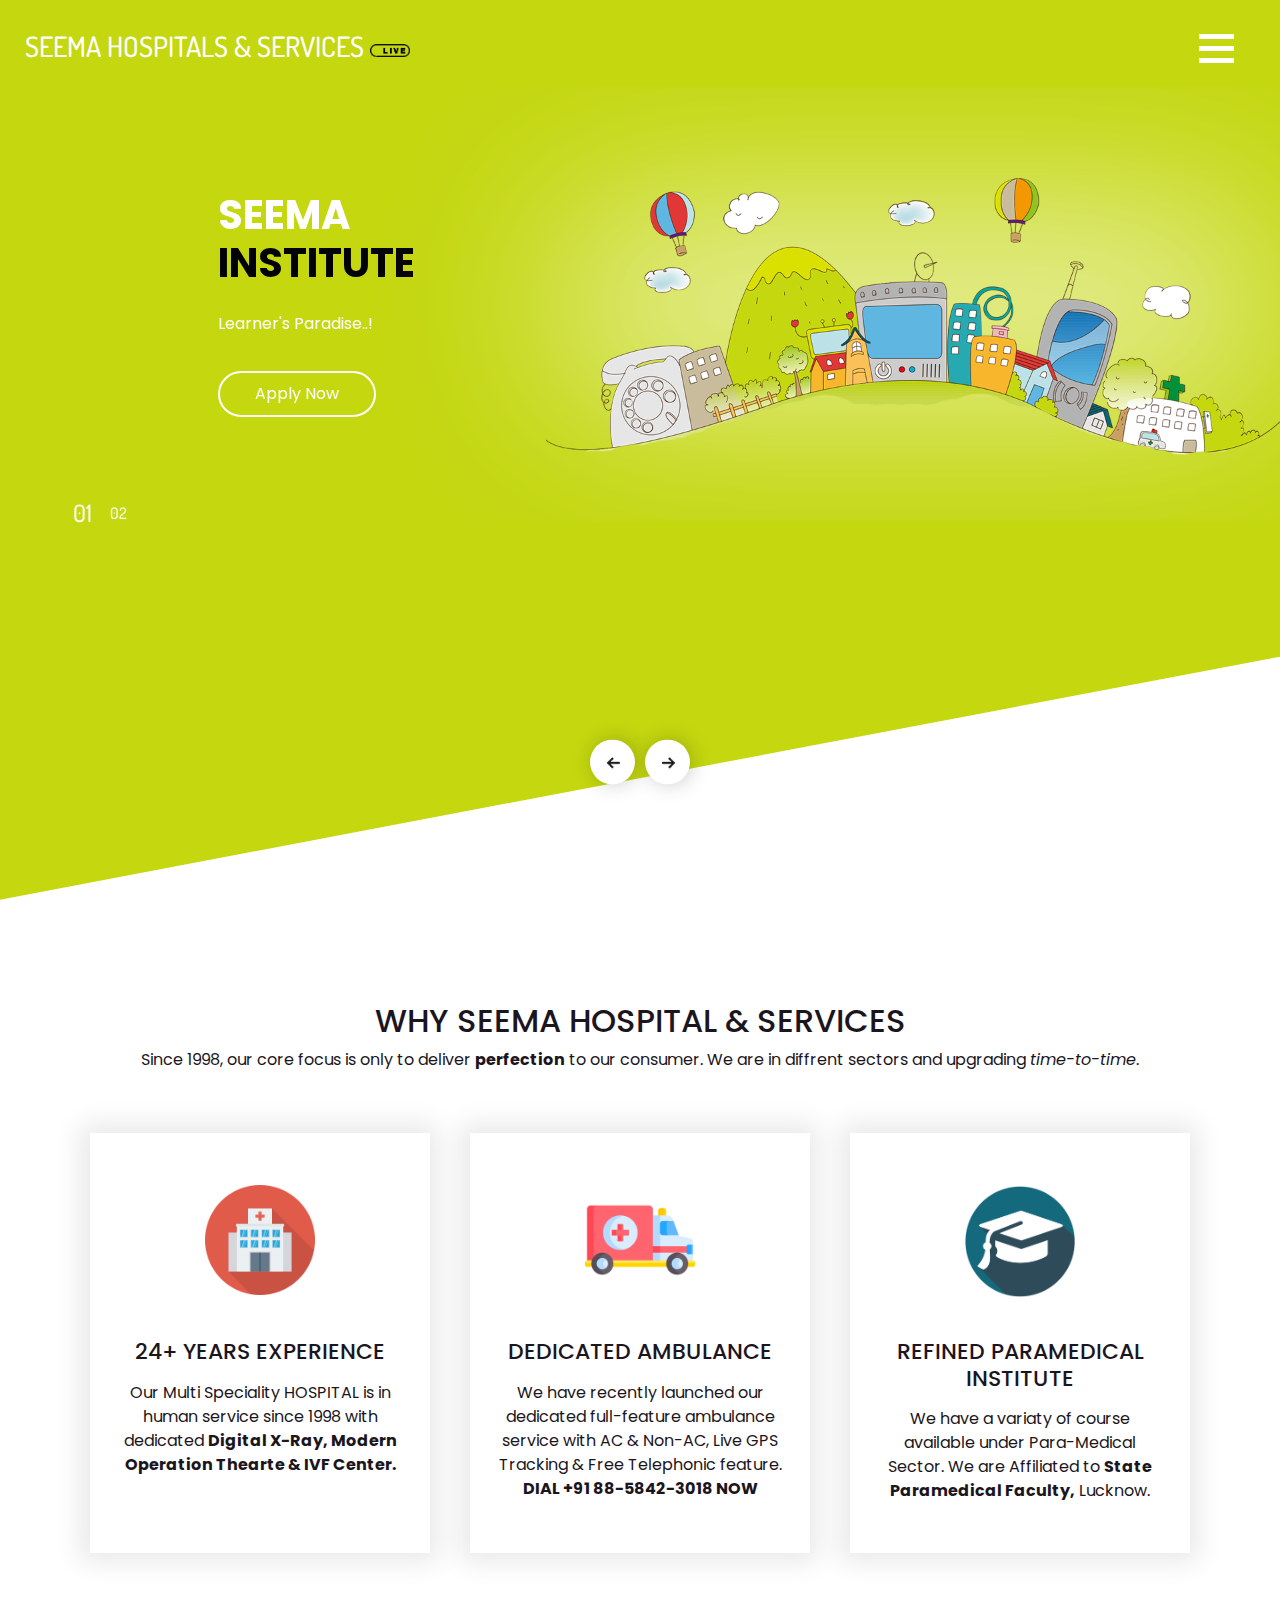
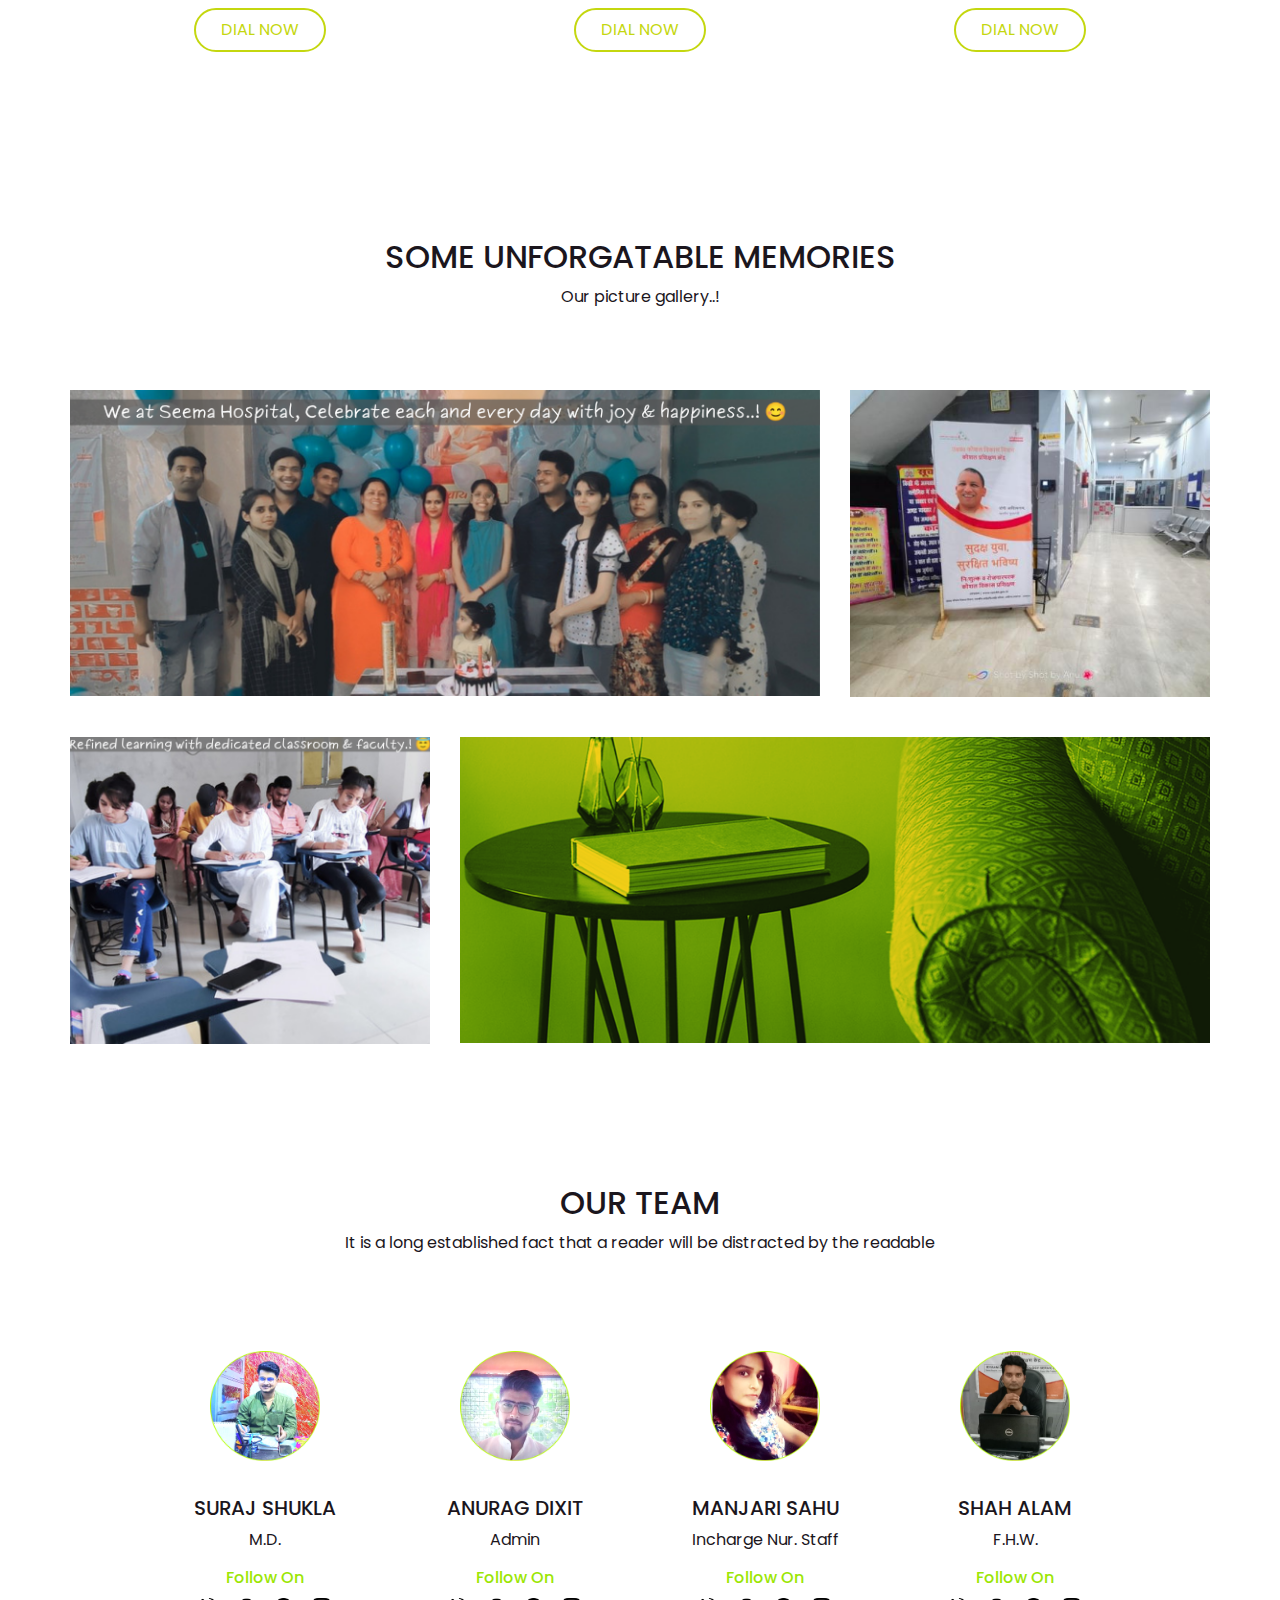
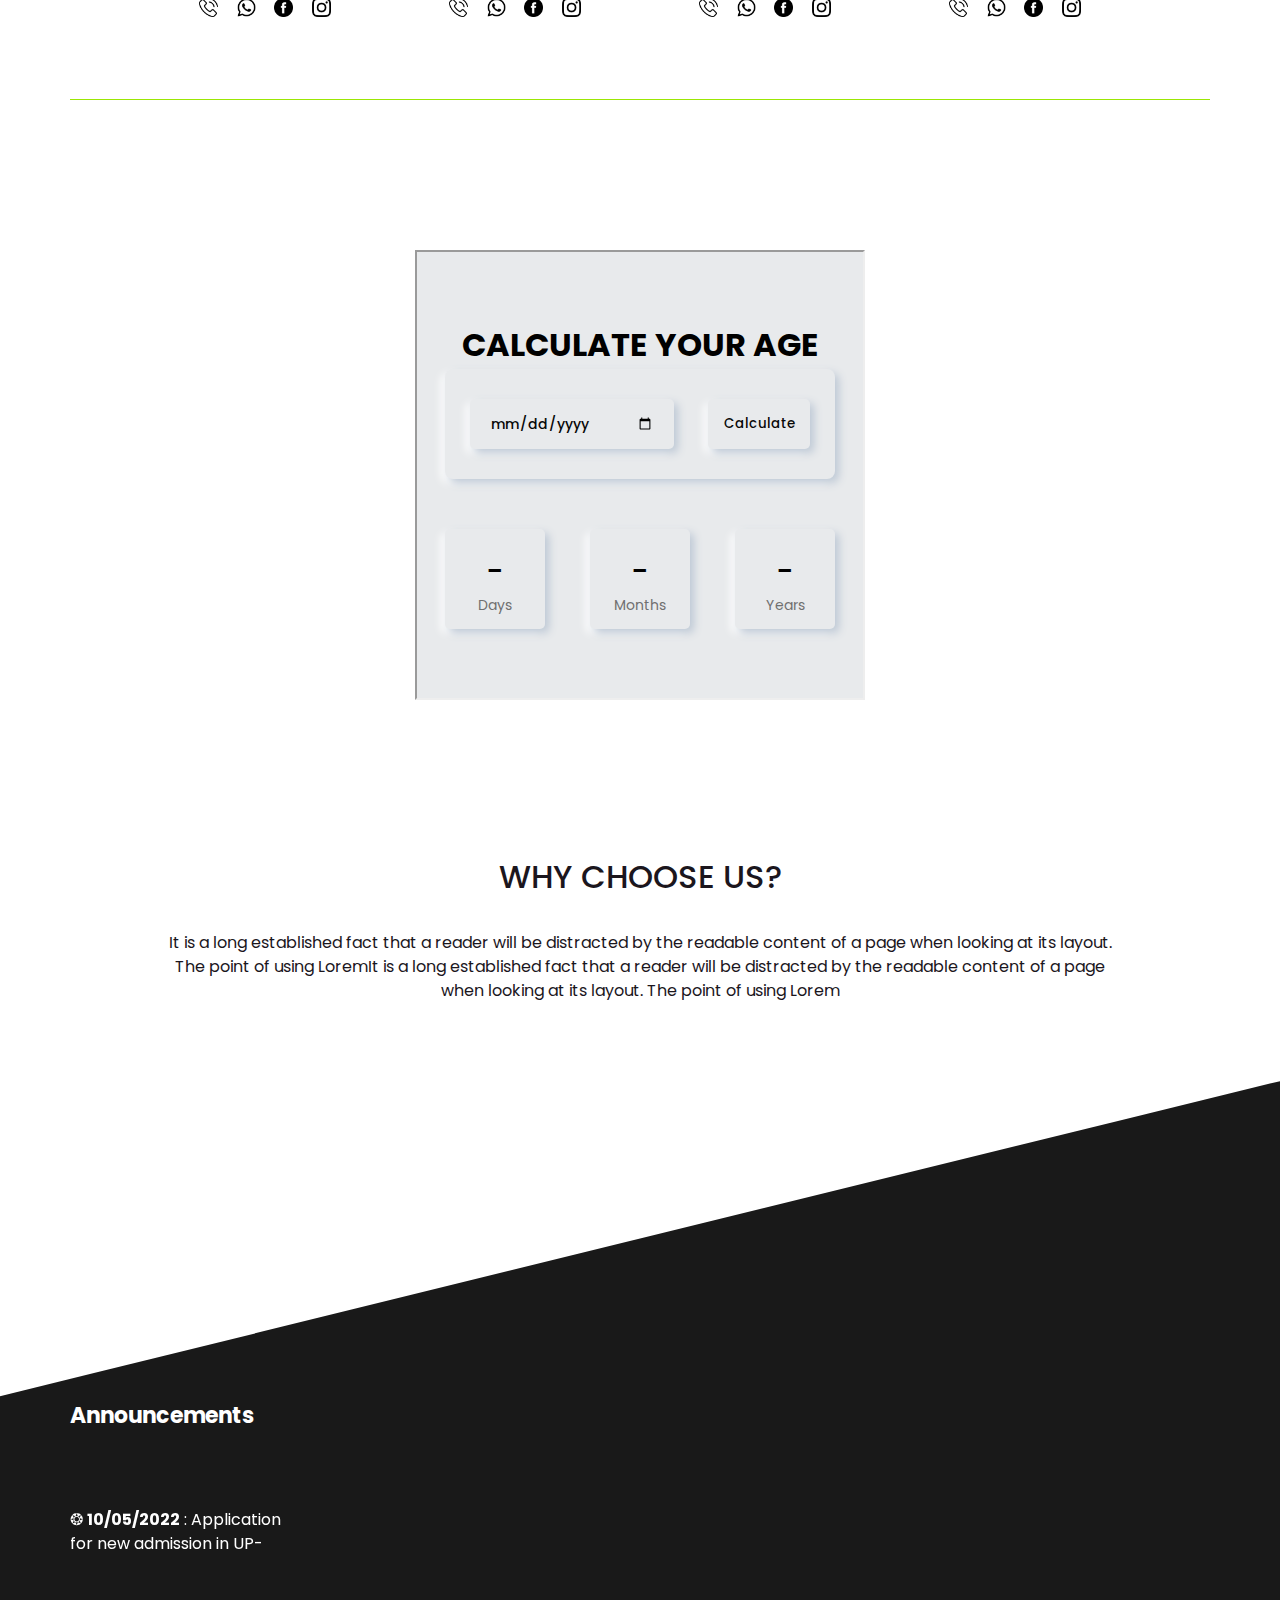
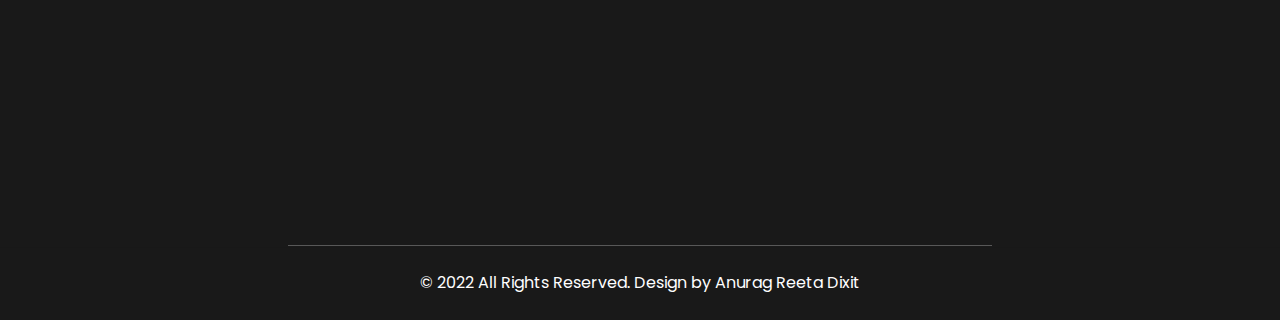
<file: New folder/index.html>
<!DOCTYPE html>
<html>

<head>
  <!-- Basic -->
  <meta charset="utf-8" />
  <meta http-equiv="X-UA-Compatible" content="IE=edge" />
  <!-- Mobile Metas -->
  <meta name="viewport" content="width=device-width, initial-scale=1, shrink-to-fit=no" />
  <!-- Site Metas -->
  <meta name="keywords" content="" />
  <meta name="description" content="" />
  <meta name="author" content="" />
  
  <link rel="icon" type="image/x-icon" href="images/favicon.png">
  <title>Seema Hospitals & Services</title>

  <!-- slider stylesheet -->
  <link rel="stylesheet" type="text/css"
    href="https://cdnjs.cloudflare.com/ajax/libs/OwlCarousel2/2.1.3/assets/owl.carousel.min.css" />

  <!-- bootstrap core css -->
  <link rel="stylesheet" type="text/css" href="css/bootstrap.css" />

  <!-- fonts style -->
  <link href="https://fonts.googleapis.com/css?family=Dosis:400,500|Poppins:400,600,700&display=swap" rel="stylesheet">
  <!-- Custom styles for this template -->
  <link href="css/style.css" rel="stylesheet" />
  <!-- responsive style -->
  <link href="css/responsive.css" rel="stylesheet" />
  
</head>

<body>
  <div class="hero_area">
    <!-- header section strats -->
    <header class="header_section">
      <div class="container-fluid">
        <nav class="navbar navbar-expand-lg custom_nav-container">
          <a class="navbar-brand" href="index.html">
            <span>
              Seema Hospitals & Services <img src="images/live.gif" title="Refresh this page..!" width="50" />	
            </span>
          </a>

          <div class="navbar-collapse" id="">
            <div class="d-none d-lg-flex ml-auto flex-column flex-lg-row align-items-center">
              <ul class="navbar-nav  ">

              </ul>

            </div>

            <div class="custom_menu-btn">
              <button onclick="openNav()">
                <span class="s-1">

                </span>
                <span class="s-2">

                </span>
                <span class="s-3">

                </span>
              </button>
            </div>
            <div id="myNav" class="overlay">
              <div class="overlay-content">
                <a href="index.html">HOME</a>
                <a href="team.html">OUR TEAM</a>
                <a href="application.html">APPLY NOW</a>
                <a href="contact.html">CONTACT US</a>
                <a href="developer.html">DEVELOPER</a>

              </div>
            </div>
          </div>
        </nav>
      </div>
    </header>
    <!-- end header section -->
    <!-- slider section -->
    <section class=" slider_section position-relative">

      <div id="carouselExampleIndicators" class="carousel slide" data-ride="carousel">
        <ol class="carousel-indicators">
          <li data-target="#carouselExampleIndicators" data-slide-to="0" class="active">01</li>
          <li data-target="#carouselExampleIndicators" data-slide-to="1">02</li>
        </ol>
        <div class="carousel-inner">
          <div class="carousel-item active">
            <div class="row">
              <div class="col-md-3 offset-md-2">
                <div class="slider_detail">
                  <h1>
                    SEEMA
                    <span>
                      INSTITUTE
                    </span>
                  </h1>
                  <p>
                    Learner's Paradise..!
                  </p>
                  <div>
                    <a href="application.html">
                      Apply Now
                    </a>
                  </div>
                </div>
              </div>
              <div class="col-md-7">
                <div class="slider_img-box">
                  <img src="images/slider-img.png" alt="">
                </div>
              </div>
            </div>
          </div>
          <div class="carousel-item">
            <div class="row">
              <div class="col-md-3 offset-md-2">
                <div class="slider_detail">
                  <h1>
                    SEEMA
                    <span>
                      INSTITUTE
                    </span>
                  </h1>
                  <p>
                    We find the best solutions fot you, we redesign your home and work places.
                    Discover why over 5,100 home owners trust initiative
                  </p>
                  <div>
                    <a href="application.html">
                      Apply Now
                    </a>
                  </div>
                </div>
              </div>
              <div class="col-md-7">
                <div class="slider_img-box">
                  <img src="images/slider-img2.png" alt="" >
                </div>
              </div>
            </div>
          </div>
        </div>
        <div class="carousel_btn-container">
          <a class="carousel-control-prev" href="#carouselExampleIndicators" role="button" data-slide="prev">
            <span class="sr-only">Previous</span>
          </a>
          <a class="carousel-control-next" href="#carouselExampleIndicators" role="button" data-slide="next">
            <span class="sr-only">Next</span>
          </a>
        </div>
      </div>

    </section>

    <!-- end slider section -->
  </div>

  <!-- about section -->

  <section class="about_section layout_padding">
    <div class="container">
      <h2>
        WHY SEEMA HOSPITAL & SERVICES
      </h2>
      <p>
        Since 1998, our core focus is only to deliver <b>perfection</b> to our consumer. We are in diffrent sectors and upgrading <i>time-to-time</i>.
      </p>
    </div>

    <div class="container">
      <div class="about_card-container">
        <div class="about_card">
          <div class="about-detail">
            <div class="about_img-box">
              <img src="images/card-img-1.png" alt="">
            </div>
            <div class="card_detail-ox">
              <h4>
                24+ YEARS EXPERIENCE
              </h4>
              <p>
               Our Multi Speciality HOSPITAL is in human service since 1998 with dedicated <b>Digital X-Ray, Modern Operation Thearte & IVF Center.</b>
              </p>
            </div>
          </div>
		            <div>
            <a href="tel:+919956550760" class="about_btn">
              DIAL NOW
            </a>
          </div>
        </div>
        <div class="about_card">
          <div class="about-detail">
            <div class="about_img-box">
              <img src="images/card-img-2.png" alt="">
            </div>
            <div class="card_detail-ox">
              <h4>
                DEDICATED AMBULANCE
              </h4>
              <p>
                We have recently launched our dedicated full-feature ambulance service with AC & Non-AC, Live GPS Tracking & Free Telephonic feature.<br> <b>DIAL +91 88-5842-3018 NOW</b>
              </p>
            </div>
          </div>
          <div>
            <a href="tel:+918858423018" class="about_btn">
              DIAL NOW
            </a>
          </div>
        </div>
        <div class="about_card">
          <div class="about-detail">
            <div class="about_img-box">
              <img src="images/card-img-3.png" alt="">
            </div>
            <div class="card_detail-ox">
              <h4>
                REFINED PARAMEDICAL INSTITUTE
              </h4>
              <p>
                We have a variaty of course available under Para-Medical Sector. We are Affiliated to <b>State Paramedical Faculty,</b> Lucknow. 
              </p>
            </div>
          </div>
          <div>
            <a href="tel:+917071345151" class="about_btn">
              DIAL NOW
            </a>
          </div>
        </div>
      </div>
    </div>
  </section>

  <!-- end about section -->



  <!-- portfolio section -->
  <section class="portfolio_section layout_padding2">
    <div class="container">
      <h2>
        SOME UNFORGATABLE MEMORIES
      </h2>
      <p>
        Our picture gallery..!
      </p>
    </div>
    <div class="container layout_padding2-top ">
      <div class="row">
        <div class="col-md-8">
          <div class="portfolio_img-box">
            <img src="images/portfolio-img-1.png" alt="">
          </div>
        </div>
        <div class="col-md-4">
          <div class="portfolio_img-box">
            <img src="images/portfolio-img-2.png" alt="">
          </div>
        </div>
        <div class="col-md-4">
          <div class="portfolio_img-box">
            <img src="images/portfolio-img-3.png" alt="">
          </div>
        </div>
        <div class="col-md-8">
          <div class="portfolio_img-box">
            <img src="images/portfolio-img-4.png" alt="">
          </div>
        </div>
      </div>
    </div>
  </section>


  <!-- end portfolio section -->


  <!-- team section  -->
  <section class="team_section layout_padding">
    <div class="container">
      <h2>
        OUR TEAM
      </h2>
      <p>
        It is a long established fact that a reader will be distracted by the readable
      </p>
    </div>
    <div class="container">
      <div class="team_card-container layout_padding2">
        <div class="team_card">
          <div class="team_img-box">
            <img src="images/team-1.png" alt="">
          </div>
          <div class="team_detail-box">
            <h5>
              Suraj Shukla
            </h5>
            <p>
              M.D.	
            </p>
            <div class="team_follow">
              <h6>
                Follow On
              </h6>
              <div class="team_social">
                <div>
                  <a href="tel:+918299872018">
                    <img src="images/phone.png" alt="">
                  </a>
                </div>
				<div>
                  <a href="https://wa.me/918299872018">
                    <img src="images/whatsapp.png" alt="">
                  </a>
                </div>
                <div>
                  <a href="https://www.facebook.com/FosterVenom">
                    <img src="images/facebook.png" alt="">
                  </a>
                </div>
				<div>
                  <a href="https://www.instagram.com/gtr_tryingdevil">
                    <img src="images/instagram.png" alt="">
                  </a>
                </div>
              </div>
            </div>
          </div>
        </div>
        <div class="team_card">
          <div class="team_img-box">
            <img src="images/team-2.png" alt="">
          </div>
          <div class="team_detail-box">
            <h5>
              Anurag Dixit
            </h5>
            <p>
              Admin
            </p>
            <div class="team_follow">
              <h6>
                Follow On
              </h6>
              <div class="team_social">
                <div>
                  <a href="tel:+918318348999">
                    <img src="images/phone.png" alt="">
                  </a>
                </div>
				<div>
                  <a href="https://wa.me/917460808009">
                    <img src="images/whatsapp.png" alt="">
                  </a>
                </div>
                <div>
                  <a href="https://www.facebook.com/FosterVenom">
                    <img src="images/facebook.png" alt="">
                  </a>
                </div>
				<div>
                  <a href="https://www.instagram.com/gtr_tryingdevil">
                    <img src="images/instagram.png" alt="">
                  </a>
                </div>
              </div>
            </div>
          </div>
        </div>
        <div class="team_card">
          <div class="team_img-box">
            <img src="images/team-3.png" alt="">
          </div>
          <div class="team_detail-box">
            <h5>
              Manjari Sahu
            </h5>
            <p>
              Incharge Nur. Staff
            </p>
            <div class="team_follow">
              <h6>
                Follow On
              </h6>
              <div class="team_social">
                <div>
                  <a href="tel:+918318348999">
                    <img src="images/phone.png" alt="">
                  </a>
                </div>
				<div>
                  <a href="https://wa.me/917460808009">
                    <img src="images/whatsapp.png" alt="">
                  </a>
                </div>
                <div>
                  <a href="https://www.facebook.com/FosterVenom">
                    <img src="images/facebook.png" alt="">
                  </a>
                </div>
				<div>
                  <a href="https://www.instagram.com/gtr_tryingdevil">
                    <img src="images/instagram.png" alt="">
                  </a>
                </div>
              </div>
            </div>
          </div>
        </div>
        <div class="team_card">
          <div class="team_img-box">
            <img src="images/team-4.png" alt="">
          </div>
          <div class="team_detail-box">
            <h5>
              Shah Alam
            </h5>
            <p>
              F.H.W.
            </p>
            <div class="team_follow">
              <h6>
                Follow On
              </h6>
              <div class="team_social">
                <div>
                  <a href="tel:+918318348999">
                    <img src="images/phone.png" alt="">
                  </a>
                </div>
				<div>
                  <a href="https://wa.me/917460808009">
                    <img src="images/whatsapp.png" alt="">
                  </a>
                </div>
                <div>
                  <a href="https://www.facebook.com/FosterVenom">
                    <img src="images/facebook.png" alt="">
                  </a>
                </div>
				<div>
                  <a href="https://www.instagram.com/gtr_tryingdevil">
                    <img src="images/instagram.png" alt="">
                  </a>
                </div>
              </div>
            </div>
          </div>
        </div>
      </div>
    </div>
  </section>




  <!-- end team section -->

  <!-- contact section -->
  <section class="contact_section layout_padding">
    <div class="container">
      <p>
	  <iframe src="age.html" height="450" width="450" title="Iframe Example"></iframe>
      </p>

    </div>

      </div>
    </div>
  </section>
  <!-- end contact section -->


  <!-- why section -->
  <section class="Why_section layout_padding">
    <div class="container">
      <h2>WHY CHOOSE US?</h2>
      <p>
        It is a long established fact that a reader will be distracted by the readable content of a page when looking at
        its layout. The point of using LoremIt is a long established fact that a reader will be distracted by the
        readable
        content of a page when looking at its layout. The point of using Lorem
      </p>
    </div>
  </section>



  <!-- end why section -->

  <!-- info section -->
  <section class="info_section layout_padding">
    <div class="container info_content">
      <div>
        <div class="row">
          <div class="col-md-6">
            <div class="row">
              <div class="col-md-6">
                <h5>
                  Announcements 
                </h5>
              </div>
            </div>
	<font color="white">
<marquee width="40%" direction="up" height="30%" scrollamount="3" >

    &#10050; <b>10/05/2022</b> : Application for new admission in UP-SDM has been started. APPLY NOW!
		<br><hr color="white" >
	&#10050; <b>30/04/2022</b> : Date Sheet for examination of Paramedical Students has been released. It can be downloaded from official website of faculty or can be recieved from institute's office.

</marquee>
	</font>
          </div>
          <div class="col-md-6">
            <div class="info_img-box">

<iframe width="320" height="200" src="https://www.youtube.com/embed/5C2Qmwiyw8E" title="YouTube video player" frameborder="0" allow="accelerometer; autoplay; clipboard-write; encrypted-media; gyroscope; picture-in-picture" allowfullscreen></iframe>
			  
            </div>
          </div>


        </div>
      </div>

    </div>
  </section>

  <!-- end info section -->
  <hr class="footer_hr">
  <!-- footer section -->
  <section class="container-fluid footer_section">
    <p>
      &copy;
      2022 All Rights Reserved. Design by
      <a href="https://wa.me/917460808009" target="parent">Anurag Reeta Dixit</a>
    </p>
  </section>
  <!-- footer section -->

  <script type="text/javascript" src="js/jquery-3.4.1.min.js"></script>
  <script type="text/javascript" src="js/bootstrap.js"></script>



  <script>
    function openNav() {
      document.getElementById("myNav").classList.toggle("menu_width")
      document.querySelector(".custom_menu-btn").classList.toggle("menu_btn-style")
    }
  </script>


</body>

</html>
</file>
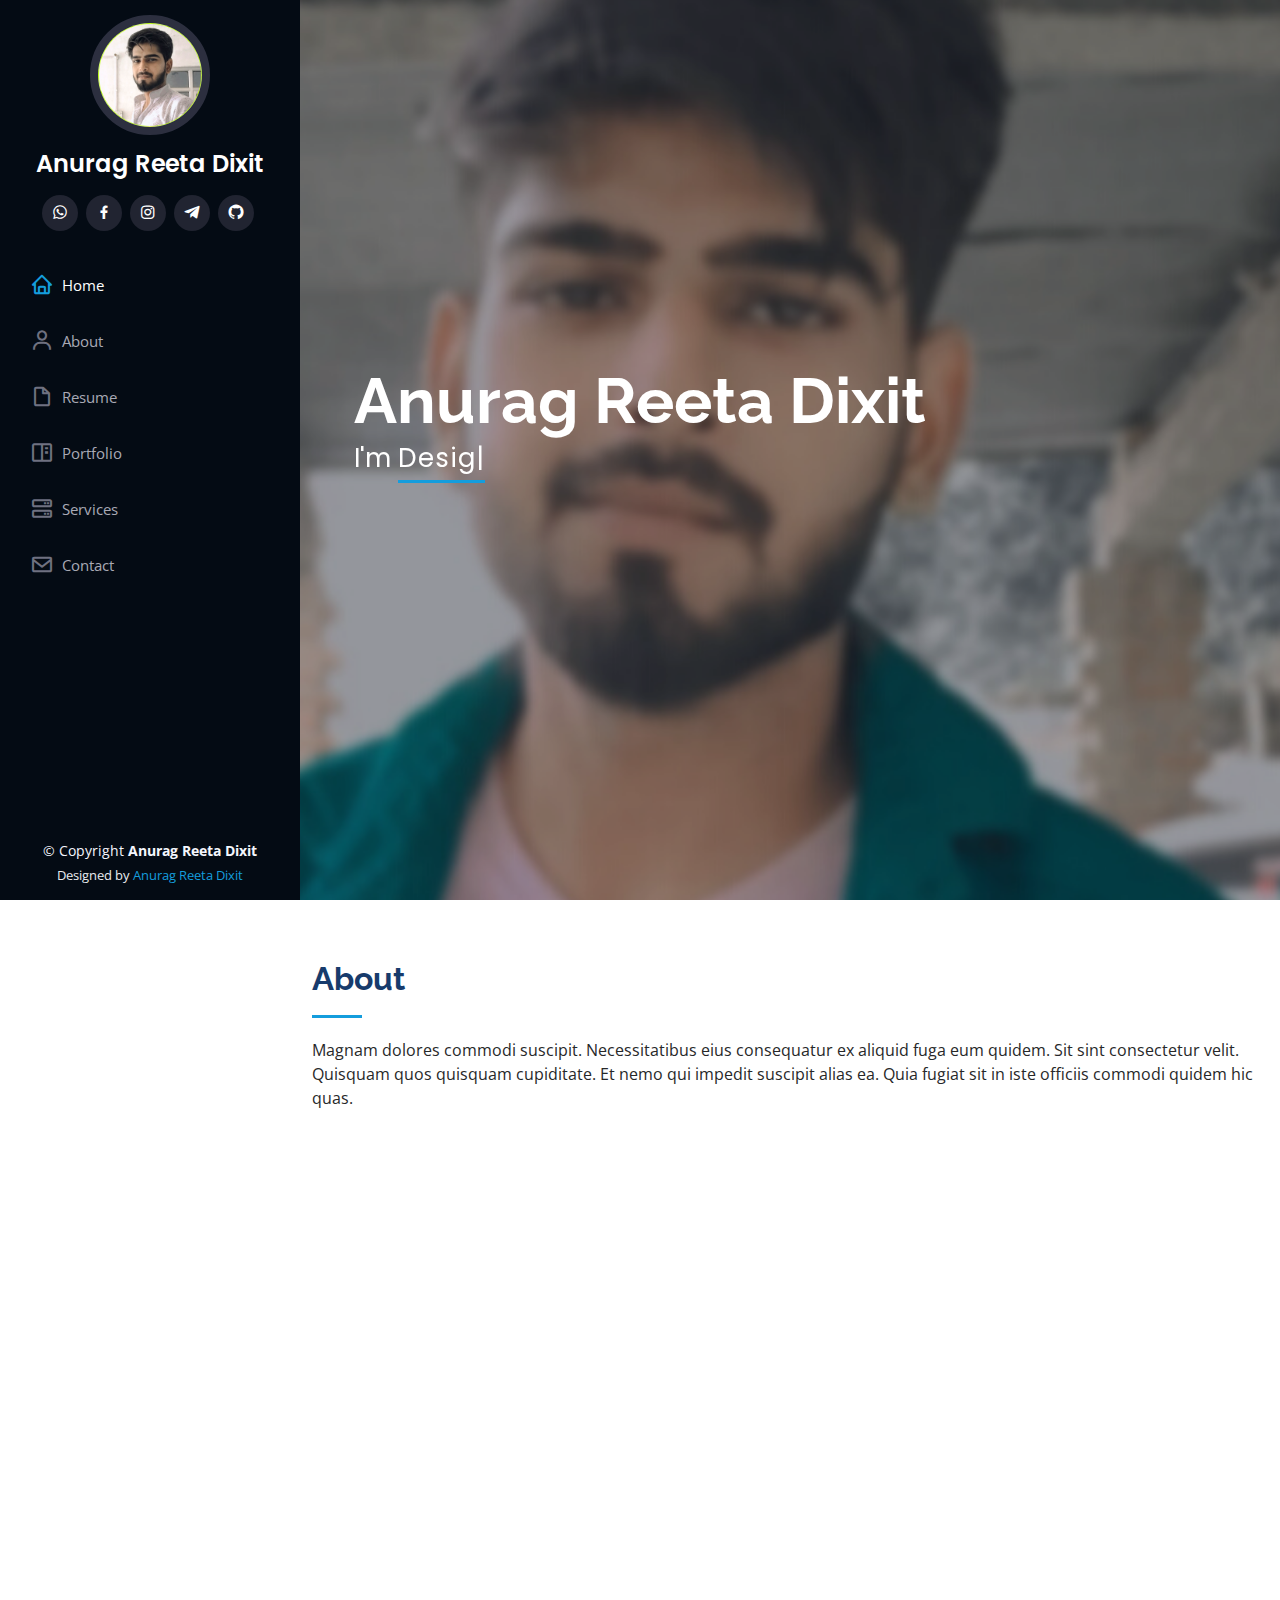
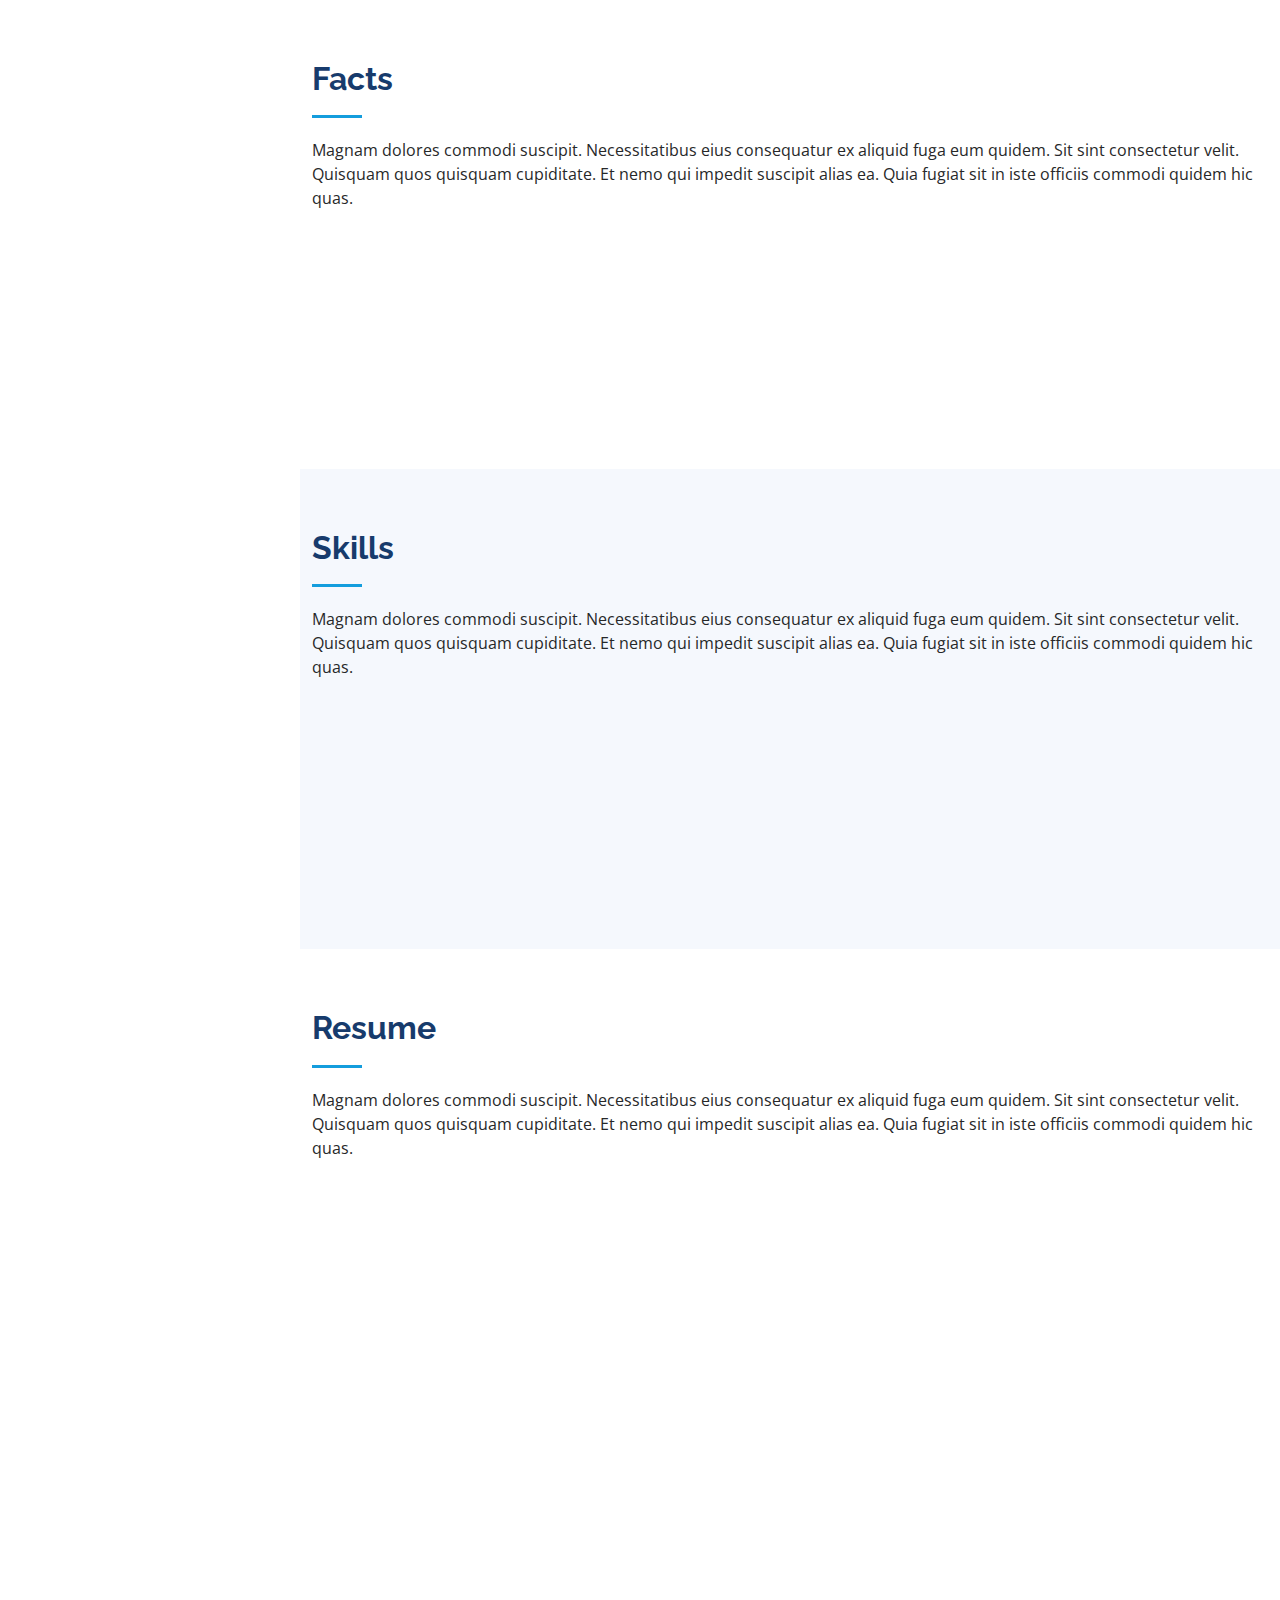
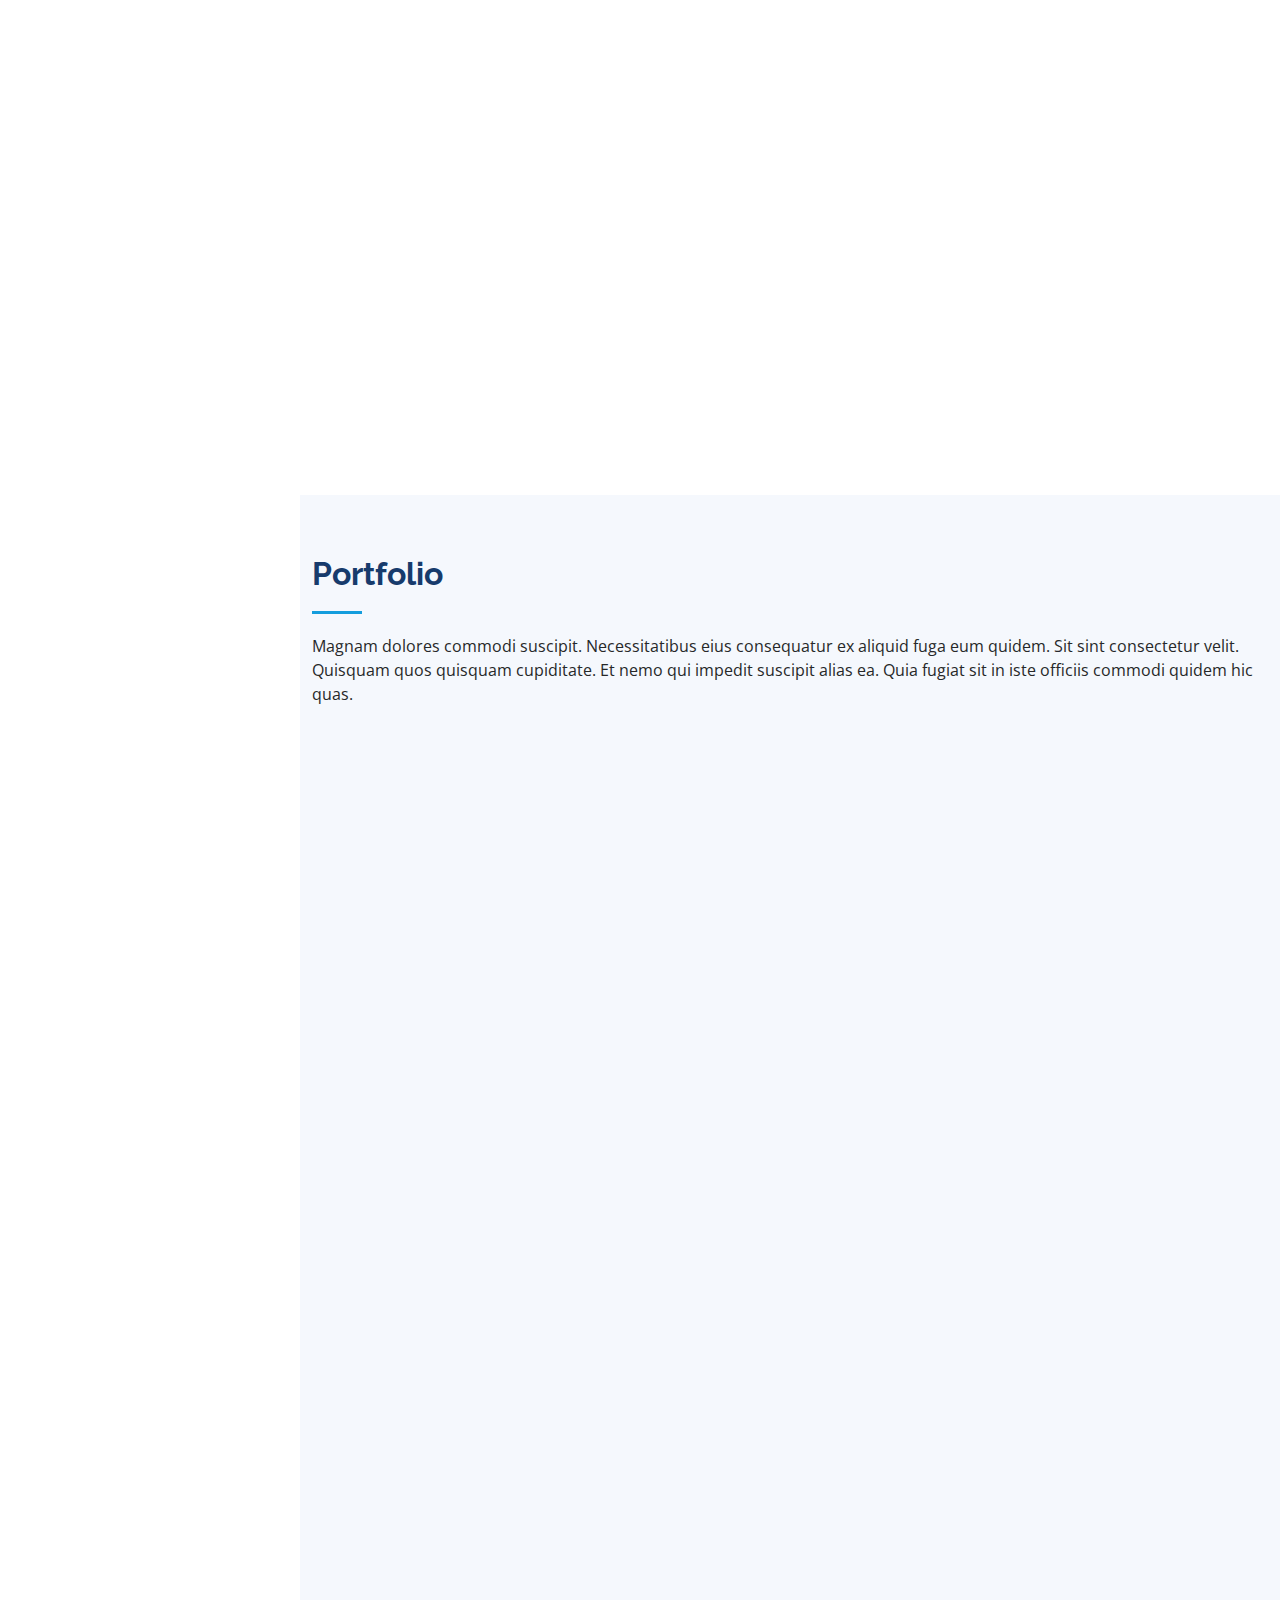
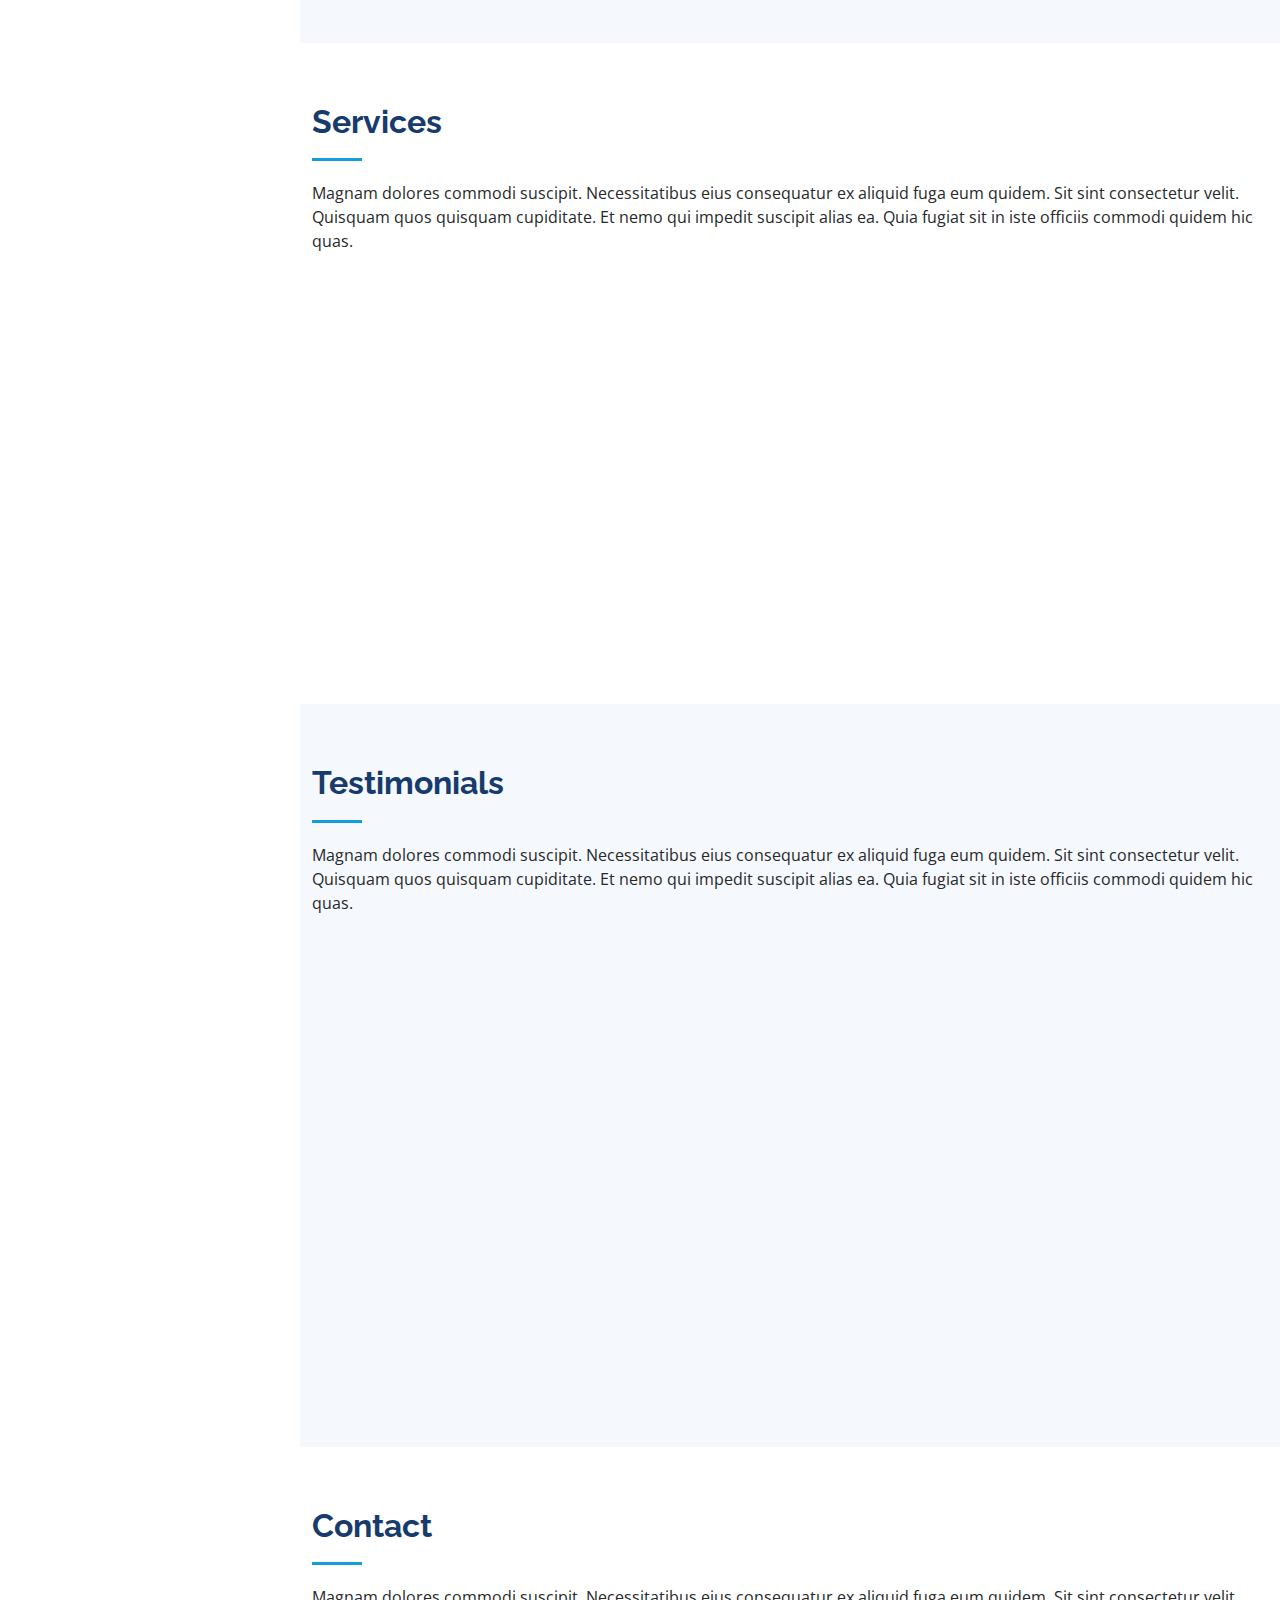
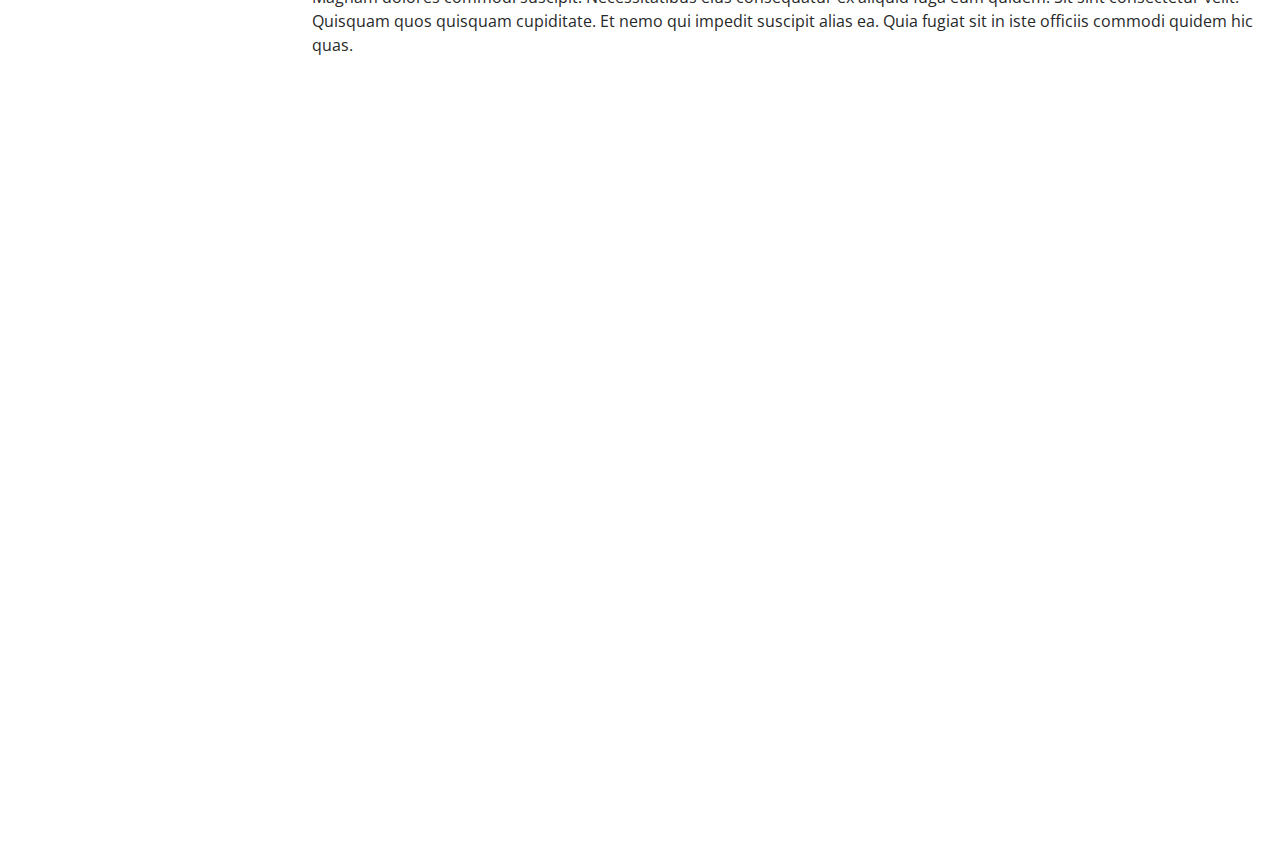
<file: dev/New folder/index.html>
<!DOCTYPE html>
<html lang="en">

<head>
  <meta charset="utf-8">
  <meta content="width=device-width, initial-scale=1.0" name="viewport">

  <title>Anurag Reeta Dixit</title>
  <meta content="" name="description">
  <meta content="" name="keywords">

  <!-- Favicons -->
  <link href="assets/img/favicon.png" rel="icon">
  <link href="assets/img/apple-touch-icon.png" rel="apple-touch-icon">

  <!-- Google Fonts -->
  <link href="https://fonts.googleapis.com/css?family=Open+Sans:300,300i,400,400i,600,600i,700,700i|Raleway:300,300i,400,400i,500,500i,600,600i,700,700i|Poppins:300,300i,400,400i,500,500i,600,600i,700,700i" rel="stylesheet">

  <!-- Vendor CSS Files -->
  <link href="assets/vendor/aos/aos.css" rel="stylesheet">
  <link href="assets/vendor/bootstrap/css/bootstrap.min.css" rel="stylesheet">
  <link href="assets/vendor/bootstrap-icons/bootstrap-icons.css" rel="stylesheet">
  <link href="assets/vendor/boxicons/css/boxicons.min.css" rel="stylesheet">
  <link href="assets/vendor/glightbox/css/glightbox.min.css" rel="stylesheet">
  <link href="assets/vendor/swiper/swiper-bundle.min.css" rel="stylesheet">

  <!-- Template Main CSS File -->
  <link href="assets/css/style.css" rel="stylesheet">

</head>

<body>

  <!-- ======= Mobile nav toggle button ======= -->
  <i class="bi bi-list mobile-nav-toggle d-xl-none"></i>

  <!-- ======= Header ======= -->
  <header id="header">
    <div class="d-flex flex-column">

      <div class="profile">
        <img src="assets/img/profile-img.png" alt="" class="img-fluid rounded-circle">
        <h1 class="text-light"><a href="index.html">Anurag Reeta Dixit</a></h1>
        <div class="social-links mt-3 text-center">
          <a href="#" class="google-plus"><i class="bx bxl-whatsapp"></i></a>
          <a href="#" class="facebook"><i class="bx bxl-facebook"></i></a>
          <a href="#" class="instagram"><i class="bx bxl-instagram"></i></a>
          <a href="#" class="telegram"><i class="bx bxl-telegram"></i></a>
          <a href="#" class="google-plus"><i class="bx bxl-github"></i></a>
        </div>
      </div>

      <nav id="navbar" class="nav-menu navbar">
        <ul>
          <li><a href="#hero" class="nav-link scrollto active"><i class="bx bx-home"></i> <span>Home</span></a></li>
          <li><a href="#about" class="nav-link scrollto"><i class="bx bx-user"></i> <span>About</span></a></li>
          <li><a href="#resume" class="nav-link scrollto"><i class="bx bx-file-blank"></i> <span>Resume</span></a></li>
          <li><a href="#portfolio" class="nav-link scrollto"><i class="bx bx-book-content"></i> <span>Portfolio</span></a></li>
          <li><a href="#services" class="nav-link scrollto"><i class="bx bx-server"></i> <span>Services</span></a></li>
          <li><a href="#contact" class="nav-link scrollto"><i class="bx bx-envelope"></i> <span>Contact</span></a></li>
        </ul>
      </nav><!-- .nav-menu -->
    </div>
  </header><!-- End Header -->

  <!-- ======= Hero Section ======= -->
  <section id="hero" class="d-flex flex-column justify-content-center align-items-center">
    <div class="hero-container" data-aos="fade-in">
      <h1>Anurag Reeta Dixit</h1>
      <p>I'm <span class="typed" data-typed-items="Designer, Developer, Freelancer, Photographer"></span></p>
    </div>
  </section><!-- End Hero -->

  <main id="main">

    <!-- ======= About Section ======= -->
    <section id="about" class="about">
      <div class="container">

        <div class="section-title">
          <h2>About</h2>
          <p>Magnam dolores commodi suscipit. Necessitatibus eius consequatur ex aliquid fuga eum quidem. Sit sint consectetur velit. Quisquam quos quisquam cupiditate. Et nemo qui impedit suscipit alias ea. Quia fugiat sit in iste officiis commodi quidem hic quas.</p>
        </div>

        <div class="row">
          <div class="col-lg-4" data-aos="fade-right">
            <img src="assets/img/profile-img.png" class="img-fluid" alt="">
          </div>
          <div class="col-lg-8 pt-4 pt-lg-0 content" data-aos="fade-left">
            <h3>UI/UX Designer &amp; Web Developer.</h3>
            <p class="fst-italic">
              Lorem ipsum dolor sit amet, consectetur adipiscing elit, sed do eiusmod tempor incididunt ut labore et dolore
              magna aliqua.
            </p>
            <div class="row">
              <div class="col-lg-6">
                <ul>
                  <li><i class="bi bi-chevron-right"></i> <strong>Birthday:</strong> <span>23 Dec. 1997</span></li>
                  <li><i class="bi bi-chevron-right"></i> <strong>Website:</strong> <span>www.fostervenom.github.io/2023</span></li>
                  <li><i class="bi bi-chevron-right"></i> <strong>Phone:</strong> <span>+91 7460 8080 09</span></li>
                  <li><i class="bi bi-chevron-right"></i> <strong>City:</strong> <span>Sitapur, Lucknow</span></li>
                </ul>
              </div>
              <div class="col-lg-6">
                <ul>
                  <li><i class="bi bi-chevron-right"></i> <strong>Age:</strong> <span>23</span></li>
                  <li><i class="bi bi-chevron-right"></i> <strong>Degree:</strong> <span>Bachelor of Computer</span></li>
                  <li><i class="bi bi-chevron-right"></i> <strong>Email:</strong> <span>anuragadityadixit@gmail.com</span></li>
                  <li><i class="bi bi-chevron-right"></i> <strong>Freelance:</strong> <span>Available</span></li>
                </ul>
              </div>
            </div>
            <p>
              Officiis eligendi itaque labore et dolorum mollitia officiis optio vero. Quisquam sunt adipisci omnis et ut. Nulla accusantium dolor incidunt officia tempore. Et eius omnis.
              Cupiditate ut dicta maxime officiis quidem quia. Sed et consectetur qui quia repellendus itaque neque. Aliquid amet quidem ut quaerat cupiditate. Ab et eum qui repellendus omnis culpa magni laudantium dolores.
            </p>
          </div>
        </div>

      </div>
    </section><!-- End About Section -->

    <!-- ======= Facts Section ======= -->
    <section id="facts" class="facts">
      <div class="container">

        <div class="section-title">
          <h2>Facts</h2>
          <p>Magnam dolores commodi suscipit. Necessitatibus eius consequatur ex aliquid fuga eum quidem. Sit sint consectetur velit. Quisquam quos quisquam cupiditate. Et nemo qui impedit suscipit alias ea. Quia fugiat sit in iste officiis commodi quidem hic quas.</p>
        </div>

        <div class="row no-gutters">

          <div class="col-lg-3 col-md-6 d-md-flex align-items-md-stretch" data-aos="fade-up">
            <div class="count-box">
              <i class="bi bi-emoji-smile"></i>
              <span data-purecounter-start="0" data-purecounter-end="232" data-purecounter-duration="1" class="purecounter"></span>
              <p><strong>Happy Clients</strong> consequuntur quae</p>
            </div>
          </div>

          <div class="col-lg-3 col-md-6 d-md-flex align-items-md-stretch" data-aos="fade-up" data-aos-delay="100">
            <div class="count-box">
              <i class="bi bi-journal-richtext"></i>
              <span data-purecounter-start="0" data-purecounter-end="521" data-purecounter-duration="1" class="purecounter"></span>
              <p><strong>Projects</strong> adipisci atque cum quia aut</p>
            </div>
          </div>

          <div class="col-lg-3 col-md-6 d-md-flex align-items-md-stretch" data-aos="fade-up" data-aos-delay="200">
            <div class="count-box">
              <i class="bi bi-headset"></i>
              <span data-purecounter-start="0" data-purecounter-end="1453" data-purecounter-duration="1" class="purecounter"></span>
              <p><strong>Hours Of Support</strong> aut commodi quaerat</p>
            </div>
          </div>

          <div class="col-lg-3 col-md-6 d-md-flex align-items-md-stretch" data-aos="fade-up" data-aos-delay="300">
            <div class="count-box">
              <i class="bi bi-person"></i>
              <span data-purecounter-start="0" data-purecounter-end="01" data-purecounter-duration="1" class="purecounter"></span>
              <p><strong>One Man Army</strong> rerum asperiores dolor</p>
            </div>
          </div>

        </div>

      </div>
    </section><!-- End Facts Section -->

    <!-- ======= Skills Section ======= -->
    <section id="skills" class="skills section-bg">
      <div class="container">

        <div class="section-title">
          <h2>Skills</h2>
          <p>Magnam dolores commodi suscipit. Necessitatibus eius consequatur ex aliquid fuga eum quidem. Sit sint consectetur velit. Quisquam quos quisquam cupiditate. Et nemo qui impedit suscipit alias ea. Quia fugiat sit in iste officiis commodi quidem hic quas.</p>
        </div>

        <div class="row skills-content">

          <div class="col-lg-6" data-aos="fade-up">

            <div class="progress">
              <span class="skill">HTML <i class="val">100%</i></span>
              <div class="progress-bar-wrap">
                <div class="progress-bar" role="progressbar" aria-valuenow="100" aria-valuemin="0" aria-valuemax="100"></div>
              </div>
            </div>

            <div class="progress">
              <span class="skill">CSS <i class="val">90%</i></span>
              <div class="progress-bar-wrap">
                <div class="progress-bar" role="progressbar" aria-valuenow="90" aria-valuemin="0" aria-valuemax="100"></div>
              </div>
            </div>

            <div class="progress">
              <span class="skill">JavaScript <i class="val">75%</i></span>
              <div class="progress-bar-wrap">
                <div class="progress-bar" role="progressbar" aria-valuenow="75" aria-valuemin="0" aria-valuemax="100"></div>
              </div>
            </div>

          </div>

          <div class="col-lg-6" data-aos="fade-up" data-aos-delay="100">

            <div class="progress">
              <span class="skill">PHP <i class="val">80%</i></span>
              <div class="progress-bar-wrap">
                <div class="progress-bar" role="progressbar" aria-valuenow="80" aria-valuemin="0" aria-valuemax="100"></div>
              </div>
            </div>

            <div class="progress">
              <span class="skill">React <i class="val">90%</i></span>
              <div class="progress-bar-wrap">
                <div class="progress-bar" role="progressbar" aria-valuenow="90" aria-valuemin="0" aria-valuemax="100"></div>
              </div>
            </div>

            <div class="progress">
              <span class="skill">Graphic Designing <i class="val">55%</i></span>
              <div class="progress-bar-wrap">
                <div class="progress-bar" role="progressbar" aria-valuenow="55" aria-valuemin="0" aria-valuemax="100"></div>
              </div>
            </div>

          </div>

        </div>

      </div>
    </section><!-- End Skills Section -->

    <!-- ======= Resume Section ======= -->
    <section id="resume" class="resume">
      <div class="container">

        <div class="section-title">
          <h2>Resume</h2>
          <p>Magnam dolores commodi suscipit. Necessitatibus eius consequatur ex aliquid fuga eum quidem. Sit sint consectetur velit. Quisquam quos quisquam cupiditate. Et nemo qui impedit suscipit alias ea. Quia fugiat sit in iste officiis commodi quidem hic quas.</p>
        </div>

        <div class="row">
          <div class="col-lg-6" data-aos="fade-up">
            <h3 class="resume-title">Sumary</h3>
            <div class="resume-item pb-0">
              <h4>Alex Smith</h4>
              <p><em>Innovative and deadline-driven Graphic Designer with 3+ years of experience designing and developing user-centered digital/print marketing material from initial concept to final, polished deliverable.</em></p>
              <ul>
                <li>Portland par 127,Orlando, FL</li>
                <li>(123) 456-7891</li>
                <li>alice.barkley@example.com</li>
              </ul>
            </div>

            <h3 class="resume-title">Education</h3>
            <div class="resume-item">
              <h4>Master of Fine Arts &amp; Graphic Design</h4>
              <h5>2015 - 2016</h5>
              <p><em>Rochester Institute of Technology, Rochester, NY</em></p>
              <p>Qui deserunt veniam. Et sed aliquam labore tempore sed quisquam iusto autem sit. Ea vero voluptatum qui ut dignissimos deleniti nerada porti sand markend</p>
            </div>
            <div class="resume-item">
              <h4>Bachelor of Fine Arts &amp; Graphic Design</h4>
              <h5>2010 - 2014</h5>
              <p><em>Rochester Institute of Technology, Rochester, NY</em></p>
              <p>Quia nobis sequi est occaecati aut. Repudiandae et iusto quae reiciendis et quis Eius vel ratione eius unde vitae rerum voluptates asperiores voluptatem Earum molestiae consequatur neque etlon sader mart dila</p>
            </div>
          </div>
          <div class="col-lg-6" data-aos="fade-up" data-aos-delay="100">
            <h3 class="resume-title">Professional Experience</h3>
            <div class="resume-item">
              <h4>Senior graphic design specialist</h4>
              <h5>2019 - Present</h5>
              <p><em>Experion, New York, NY </em></p>
              <ul>
                <li>Lead in the design, development, and implementation of the graphic, layout, and production communication materials</li>
                <li>Delegate tasks to the 7 members of the design team and provide counsel on all aspects of the project. </li>
                <li>Supervise the assessment of all graphic materials in order to ensure quality and accuracy of the design</li>
                <li>Oversee the efficient use of production project budgets ranging from $2,000 - $25,000</li>
              </ul>
            </div>
            <div class="resume-item">
              <h4>Graphic design specialist</h4>
              <h5>2017 - 2018</h5>
              <p><em>Stepping Stone Advertising, New York, NY</em></p>
              <ul>
                <li>Developed numerous marketing programs (logos, brochures,infographics, presentations, and advertisements).</li>
                <li>Managed up to 5 projects or tasks at a given time while under pressure</li>
                <li>Recommended and consulted with clients on the most appropriate graphic design</li>
                <li>Created 4+ design presentations and proposals a month for clients and account managers</li>
              </ul>
            </div>
          </div>
        </div>

      </div>
    </section><!-- End Resume Section -->

    <!-- ======= Portfolio Section ======= -->
    <section id="portfolio" class="portfolio section-bg">
      <div class="container">

        <div class="section-title">
          <h2>Portfolio</h2>
          <p>Magnam dolores commodi suscipit. Necessitatibus eius consequatur ex aliquid fuga eum quidem. Sit sint consectetur velit. Quisquam quos quisquam cupiditate. Et nemo qui impedit suscipit alias ea. Quia fugiat sit in iste officiis commodi quidem hic quas.</p>
        </div>

        <div class="row" data-aos="fade-up">
          <div class="col-lg-12 d-flex justify-content-center">
            <ul id="portfolio-flters">
              <li data-filter="*" class="filter-active">All</li>
              <li data-filter=".filter-app">App</li>
              <li data-filter=".filter-card">Card</li>
              <li data-filter=".filter-web">Web</li>
            </ul>
          </div>
        </div>

        <div class="row portfolio-container" data-aos="fade-up" data-aos-delay="100">

          <div class="col-lg-4 col-md-6 portfolio-item filter-app">
            <div class="portfolio-wrap">
              <img src="assets/img/portfolio/portfolio-1.jpg" class="img-fluid" alt="">
              <div class="portfolio-links">
                <a href="assets/img/portfolio/portfolio-1.jpg" data-gallery="portfolioGallery" class="portfolio-lightbox" title="App 1"><i class="bx bx-plus"></i></a>
                <a href="portfolio-details.html" title="More Details"><i class="bx bx-link"></i></a>
              </div>
            </div>
          </div>

          <div class="col-lg-4 col-md-6 portfolio-item filter-web">
            <div class="portfolio-wrap">
              <img src="assets/img/portfolio/portfolio-2.jpg" class="img-fluid" alt="">
              <div class="portfolio-links">
                <a href="assets/img/portfolio/portfolio-2.jpg" data-gallery="portfolioGallery" class="portfolio-lightbox" title="Web 3"><i class="bx bx-plus"></i></a>
                <a href="portfolio-details.html" title="More Details"><i class="bx bx-link"></i></a>
              </div>
            </div>
          </div>

          <div class="col-lg-4 col-md-6 portfolio-item filter-app">
            <div class="portfolio-wrap">
              <img src="assets/img/portfolio/portfolio-3.jpg" class="img-fluid" alt="">
              <div class="portfolio-links">
                <a href="assets/img/portfolio/portfolio-3.jpg" data-gallery="portfolioGallery" class="portfolio-lightbox" title="App 2"><i class="bx bx-plus"></i></a>
                <a href="portfolio-details.html" title="More Details"><i class="bx bx-link"></i></a>
              </div>
            </div>
          </div>

          <div class="col-lg-4 col-md-6 portfolio-item filter-card">
            <div class="portfolio-wrap">
              <img src="assets/img/portfolio/portfolio-4.jpg" class="img-fluid" alt="">
              <div class="portfolio-links">
                <a href="assets/img/portfolio/portfolio-4.jpg" data-gallery="portfolioGallery" class="portfolio-lightbox" title="Card 2"><i class="bx bx-plus"></i></a>
                <a href="portfolio-details.html" title="More Details"><i class="bx bx-link"></i></a>
              </div>
            </div>
          </div>

          <div class="col-lg-4 col-md-6 portfolio-item filter-web">
            <div class="portfolio-wrap">
              <img src="assets/img/portfolio/portfolio-5.jpg" class="img-fluid" alt="">
              <div class="portfolio-links">
                <a href="assets/img/portfolio/portfolio-5.jpg" data-gallery="portfolioGallery" class="portfolio-lightbox" title="Web 2"><i class="bx bx-plus"></i></a>
                <a href="portfolio-details.html" title="More Details"><i class="bx bx-link"></i></a>
              </div>
            </div>
          </div>

          <div class="col-lg-4 col-md-6 portfolio-item filter-app">
            <div class="portfolio-wrap">
              <img src="assets/img/portfolio/portfolio-6.jpg" class="img-fluid" alt="">
              <div class="portfolio-links">
                <a href="assets/img/portfolio/portfolio-6.jpg" data-gallery="portfolioGallery" class="portfolio-lightbox" title="App 3"><i class="bx bx-plus"></i></a>
                <a href="portfolio-details.html" title="More Details"><i class="bx bx-link"></i></a>
              </div>
            </div>
          </div>

          <div class="col-lg-4 col-md-6 portfolio-item filter-card">
            <div class="portfolio-wrap">
              <img src="assets/img/portfolio/portfolio-7.jpg" class="img-fluid" alt="">
              <div class="portfolio-links">
                <a href="assets/img/portfolio/portfolio-7.jpg" data-gallery="portfolioGallery" class="portfolio-lightbox" title="Card 1"><i class="bx bx-plus"></i></a>
                <a href="portfolio-details.html" title="More Details"><i class="bx bx-link"></i></a>
              </div>
            </div>
          </div>

          <div class="col-lg-4 col-md-6 portfolio-item filter-card">
            <div class="portfolio-wrap">
              <img src="assets/img/portfolio/portfolio-8.jpg" class="img-fluid" alt="">
              <div class="portfolio-links">
                <a href="assets/img/portfolio/portfolio-8.jpg" data-gallery="portfolioGallery" class="portfolio-lightbox" title="Card 3"><i class="bx bx-plus"></i></a>
                <a href="portfolio-details.html" title="More Details"><i class="bx bx-link"></i></a>
              </div>
            </div>
          </div>

          <div class="col-lg-4 col-md-6 portfolio-item filter-web">
            <div class="portfolio-wrap">
              <img src="assets/img/portfolio/portfolio-9.jpg" class="img-fluid" alt="">
              <div class="portfolio-links">
                <a href="assets/img/portfolio/portfolio-9.jpg" data-gallery="portfolioGallery" class="portfolio-lightbox" title="Web 3"><i class="bx bx-plus"></i></a>
                <a href="portfolio-details.html" title="More Details"><i class="bx bx-link"></i></a>
              </div>
            </div>
          </div>

        </div>

      </div>
    </section><!-- End Portfolio Section -->

    <!-- ======= Services Section ======= -->
    <section id="services" class="services">
      <div class="container">

        <div class="section-title">
          <h2>Services</h2>
          <p>Magnam dolores commodi suscipit. Necessitatibus eius consequatur ex aliquid fuga eum quidem. Sit sint consectetur velit. Quisquam quos quisquam cupiditate. Et nemo qui impedit suscipit alias ea. Quia fugiat sit in iste officiis commodi quidem hic quas.</p>
        </div>

        <div class="row">
          <div class="col-lg-4 col-md-6 icon-box" data-aos="fade-up">
            <div class="icon"><i class="bi bi-briefcase"></i></div>
            <h4 class="title"><a href="">Lorem Ipsum</a></h4>
            <p class="description">Voluptatum deleniti atque corrupti quos dolores et quas molestias excepturi sint occaecati cupiditate non provident</p>
          </div>
          <div class="col-lg-4 col-md-6 icon-box" data-aos="fade-up" data-aos-delay="100">
            <div class="icon"><i class="bi bi-card-checklist"></i></div>
            <h4 class="title"><a href="">Dolor Sitema</a></h4>
            <p class="description">Minim veniam, quis nostrud exercitation ullamco laboris nisi ut aliquip ex ea commodo consequat tarad limino ata</p>
          </div>
          <div class="col-lg-4 col-md-6 icon-box" data-aos="fade-up" data-aos-delay="200">
            <div class="icon"><i class="bi bi-bar-chart"></i></div>
            <h4 class="title"><a href="">Sed ut perspiciatis</a></h4>
            <p class="description">Duis aute irure dolor in reprehenderit in voluptate velit esse cillum dolore eu fugiat nulla pariatur</p>
          </div>
          <div class="col-lg-4 col-md-6 icon-box" data-aos="fade-up" data-aos-delay="300">
            <div class="icon"><i class="bi bi-binoculars"></i></div>
            <h4 class="title"><a href="">Magni Dolores</a></h4>
            <p class="description">Excepteur sint occaecat cupidatat non proident, sunt in culpa qui officia deserunt mollit anim id est laborum</p>
          </div>
          <div class="col-lg-4 col-md-6 icon-box" data-aos="fade-up" data-aos-delay="400">
            <div class="icon"><i class="bi bi-brightness-high"></i></div>
            <h4 class="title"><a href="">Nemo Enim</a></h4>
            <p class="description">At vero eos et accusamus et iusto odio dignissimos ducimus qui blanditiis praesentium voluptatum deleniti atque</p>
          </div>
          <div class="col-lg-4 col-md-6 icon-box" data-aos="fade-up" data-aos-delay="500">
            <div class="icon"><i class="bi bi-calendar4-week"></i></div>
            <h4 class="title"><a href="">Eiusmod Tempor</a></h4>
            <p class="description">Et harum quidem rerum facilis est et expedita distinctio. Nam libero tempore, cum soluta nobis est eligendi</p>
          </div>
        </div>

      </div>
    </section><!-- End Services Section -->

    <!-- ======= Testimonials Section ======= -->
    <section id="testimonials" class="testimonials section-bg">
      <div class="container">

        <div class="section-title">
          <h2>Testimonials</h2>
          <p>Magnam dolores commodi suscipit. Necessitatibus eius consequatur ex aliquid fuga eum quidem. Sit sint consectetur velit. Quisquam quos quisquam cupiditate. Et nemo qui impedit suscipit alias ea. Quia fugiat sit in iste officiis commodi quidem hic quas.</p>
        </div>

        <div class="testimonials-slider swiper" data-aos="fade-up" data-aos-delay="100">
          <div class="swiper-wrapper">

            <div class="swiper-slide">
              <div class="testimonial-item" data-aos="fade-up">
                <p>
                  <i class="bx bxs-quote-alt-left quote-icon-left"></i>
                  Designs were neet & clean. Coustomer follow-up was quite impressive. I really love his work.
                  <i class="bx bxs-quote-alt-right quote-icon-right"></i>
                </p>
                <img src="assets/img/testimonials/testimonials-1.png" class="testimonial-img" alt="">
                <h3>Suraj Shukla</h3>
                <h4>M.D. - Seema Hospital</h4>
              </div>
            </div><!-- End testimonial item -->

            <div class="swiper-slide">
              <div class="testimonial-item" data-aos="fade-up" data-aos-delay="100">
                <p>
                  <i class="bx bxs-quote-alt-left quote-icon-left"></i>
                  Export tempor illum tamen malis malis eram quae irure esse labore quem cillum quid cillum eram malis quorum velit fore eram velit sunt aliqua noster fugiat irure amet legam anim culpa.
                  <i class="bx bxs-quote-alt-right quote-icon-right"></i>
                </p>
                <img src="assets/img/testimonials/testimonials-2.jpg" class="testimonial-img" alt="">
                <h3>Sara Wilsson</h3>
                <h4>Designer</h4>
              </div>
            </div><!-- End testimonial item -->

            <div class="swiper-slide">
              <div class="testimonial-item" data-aos="fade-up" data-aos-delay="200">
                <p>
                  <i class="bx bxs-quote-alt-left quote-icon-left"></i>
                  Enim nisi quem export duis labore cillum quae magna enim sint quorum nulla quem veniam duis minim tempor labore quem eram duis noster aute amet eram fore quis sint minim.
                  <i class="bx bxs-quote-alt-right quote-icon-right"></i>
                </p>
                <img src="assets/img/testimonials/testimonials-3.jpg" class="testimonial-img" alt="">
                <h3>Jena Karlis</h3>
                <h4>Store Owner</h4>
              </div>
            </div><!-- End testimonial item -->

            <div class="swiper-slide">
              <div class="testimonial-item" data-aos="fade-up" data-aos-delay="300">
                <p>
                  <i class="bx bxs-quote-alt-left quote-icon-left"></i>
                  Fugiat enim eram quae cillum dolore dolor amet nulla culpa multos export minim fugiat minim velit minim dolor enim duis veniam ipsum anim magna sunt elit fore quem dolore labore illum veniam.
                  <i class="bx bxs-quote-alt-right quote-icon-right"></i>
                </p>
                <img src="assets/img/testimonials/testimonials-4.jpg" class="testimonial-img" alt="">
                <h3>Matt Brandon</h3>
                <h4>Freelancer</h4>
              </div>
            </div><!-- End testimonial item -->

            <div class="swiper-slide">
              <div class="testimonial-item" data-aos="fade-up" data-aos-delay="400">
                <p>
                  <i class="bx bxs-quote-alt-left quote-icon-left"></i>
                  Quis quorum aliqua sint quem legam fore sunt eram irure aliqua veniam tempor noster veniam enim culpa labore duis sunt culpa nulla illum cillum fugiat legam esse veniam culpa fore nisi cillum quid.
                  <i class="bx bxs-quote-alt-right quote-icon-right"></i>
                </p>
                <img src="assets/img/testimonials/testimonials-5.jpg" class="testimonial-img" alt="">
                <h3>John Larson</h3>
                <h4>Entrepreneur</h4>
              </div>
            </div><!-- End testimonial item -->

          </div>
          <div class="swiper-pagination"></div>
        </div>

      </div>
    </section><!-- End Testimonials Section -->

    <!-- ======= Contact Section ======= -->
    <section id="contact" class="contact">
      <div class="container">

        <div class="section-title">
          <h2>Contact</h2>
          <p>Magnam dolores commodi suscipit. Necessitatibus eius consequatur ex aliquid fuga eum quidem. Sit sint consectetur velit. Quisquam quos quisquam cupiditate. Et nemo qui impedit suscipit alias ea. Quia fugiat sit in iste officiis commodi quidem hic quas.</p>
        </div>

        <div class="row" data-aos="fade-in">

          <div class="col-lg-5 d-flex align-items-stretch">
            <div class="info">
              <div class="address">
                <i class="bi bi-geo-alt"></i>
                <h4>Location:</h4>
                <p>A108 Adam Street, New York, NY 535022</p>
              </div>

              <div class="email">
                <i class="bi bi-envelope"></i>
                <h4>Email:</h4>
                <p>info@example.com</p>
              </div>

              <div class="phone">
                <i class="bi bi-phone"></i>
                <h4>Call:</h4>
                <p>+1 5589 55488 55s</p>
              </div>

              <iframe src="https://www.google.com/maps/embed?pb=!1m14!1m8!1m3!1d12097.433213460943!2d-74.0062269!3d40.7101282!3m2!1i1024!2i768!4f13.1!3m3!1m2!1s0x0%3A0xb89d1fe6bc499443!2sDowntown+Conference+Center!5e0!3m2!1smk!2sbg!4v1539943755621" frameborder="0" style="border:0; width: 100%; height: 290px;" allowfullscreen></iframe>
            </div>

          </div>

          <div class="col-lg-7 mt-5 mt-lg-0 d-flex align-items-stretch">
            <form  id="myForm" onsubmit="handleFormSubmit(this)" role="form" class="php-email-form">
              <div class="row">
                <div class="form-group col-md-6">
                  <label for="name">Your Name</label>
                  <input type="text" name="name" class="form-control" id="name" required>
                </div>
                <div class="form-group col-md-6">
                  <label for="name">Phone Number</label>
                  <input type="phone" class="form-control" name="phone" id="phone" required>
                </div>
              </div>
              <div class="form-group">
                <label for="name">Subject</label>
                <input type="text" class="form-control" name="subject" id="subject" required>
              </div>
              <div class="form-group">
                <label for="name">Message</label>
                <textarea class="form-control" name="message" rows="10" required></textarea>
              </div>
              <div class="my-3">
                <div class="loading">Loading</div>
                <div class="error-message"></div>
                <div class="sent-message">Your message has been sent. Thank you!</div>
              </div>
              <div class="text-center">
				<button type="submit" >Send Message</button></div>
            </form>
          </div>

        </div>

      </div>
    </section><!-- End Contact Section -->

  </main><!-- End #main -->

  <!-- ======= Footer ======= -->
  <footer id="footer">
    <div class="container">
      <div class="copyright">
        &copy; Copyright <strong><span>Anurag Reeta Dixit</span></strong>
      </div>
      <div class="credits">

		Designed by <a href="https://bootstrapmade.com/">Anurag Reeta Dixit</a>
      </div>
    </div>
  </footer><!-- End  Footer -->

  <a href="#" class="back-to-top d-flex align-items-center justify-content-center"><i class="bi bi-arrow-up-short"></i></a>

  <!-- Vendor JS Files -->
  <script src="assets/vendor/purecounter/purecounter.js"></script>
  <script src="assets/vendor/aos/aos.js"></script>
  <script src="assets/vendor/bootstrap/js/bootstrap.bundle.min.js"></script>
  <script src="assets/vendor/glightbox/js/glightbox.min.js"></script>
  <script src="assets/vendor/isotope-layout/isotope.pkgd.min.js"></script>
  <script src="assets/vendor/swiper/swiper-bundle.min.js"></script>
  <script src="assets/vendor/typed.js/typed.min.js"></script>
  <script src="assets/vendor/waypoints/noframework.waypoints.js"></script>
  <script src="assets/vendor/php-email-form/validate.js"></script>

  <!-- Template Main JS File -->
  <script src="assets/js/main.js"></script>

</body>

</html>
</file>
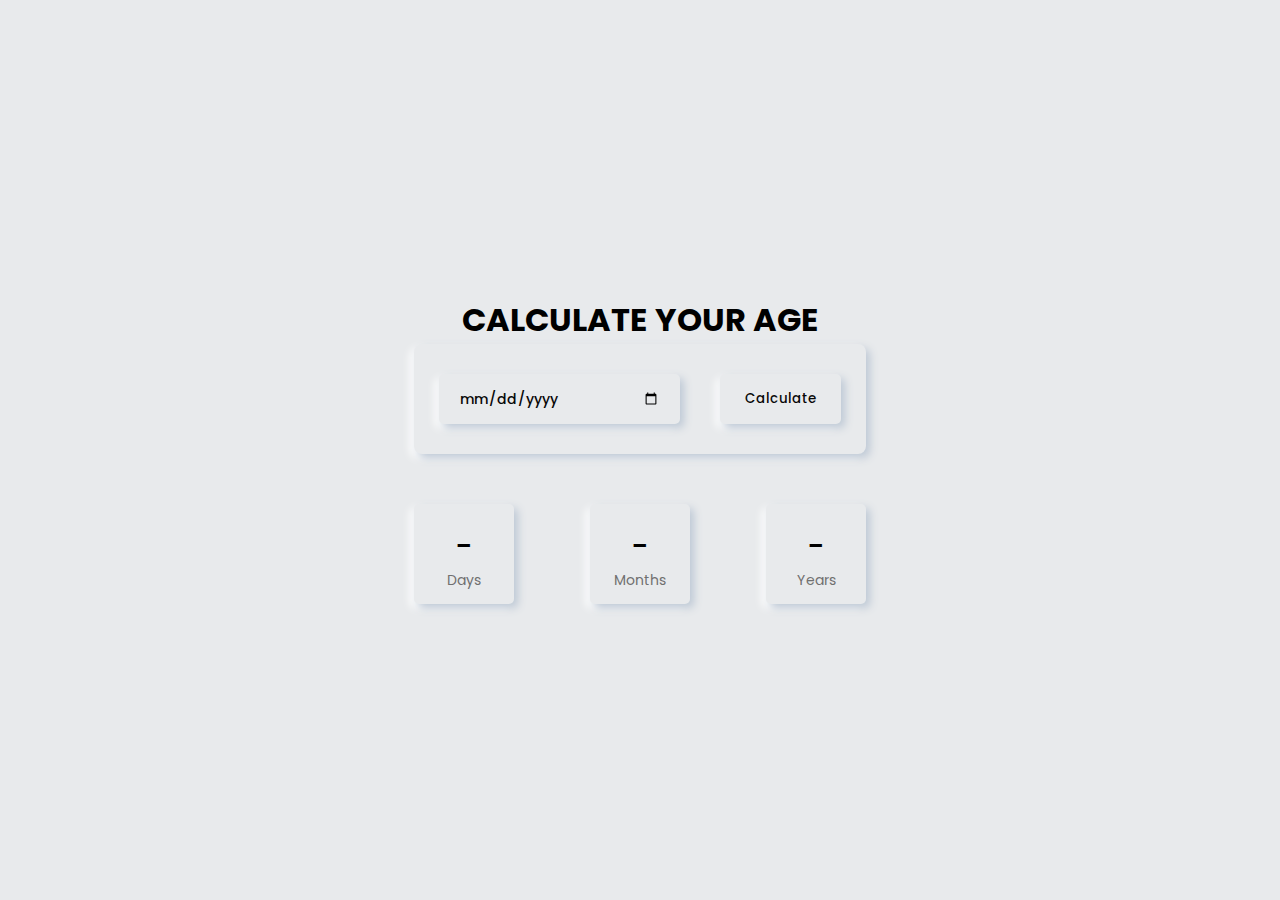
<file: age.html>
<html lang="en">  
 <head>  

  <link rel="stylesheet" href="age.css">
<script src="age.js"></script>


  <meta charset="UTF-8">  
  <meta http-equiv="X-UA-Compatible" content="IE=edge">  
  <meta name="viewport" content="width=device-width, initial-scale=1.0">  
  <title>Age Calculator</title>  
 </head>  
 <body>  

  <div class="container">  
<h1 align="center" >CALCULATE YOUR AGE</h1>
   <div class="inputs-wrapper">  

    <input type="date" id="date-input">  
    <button onclick="ageCalculate()">Calculate</button>  
   </div>  
   <div class="outputs-wrapper">  
    <div>  
     <span id="days"> - </span>  
     <p>Days</p>  
    </div>  
    <div>  
     <span id="months"> - </span>  
     <p>Months</p>  
    </div>  
    <div>  
     <span id="years"> - </span>  
     <p>Years</p>  
    </div>  
   </div>  
  </div>  
 </body>  
 </html>
</file>
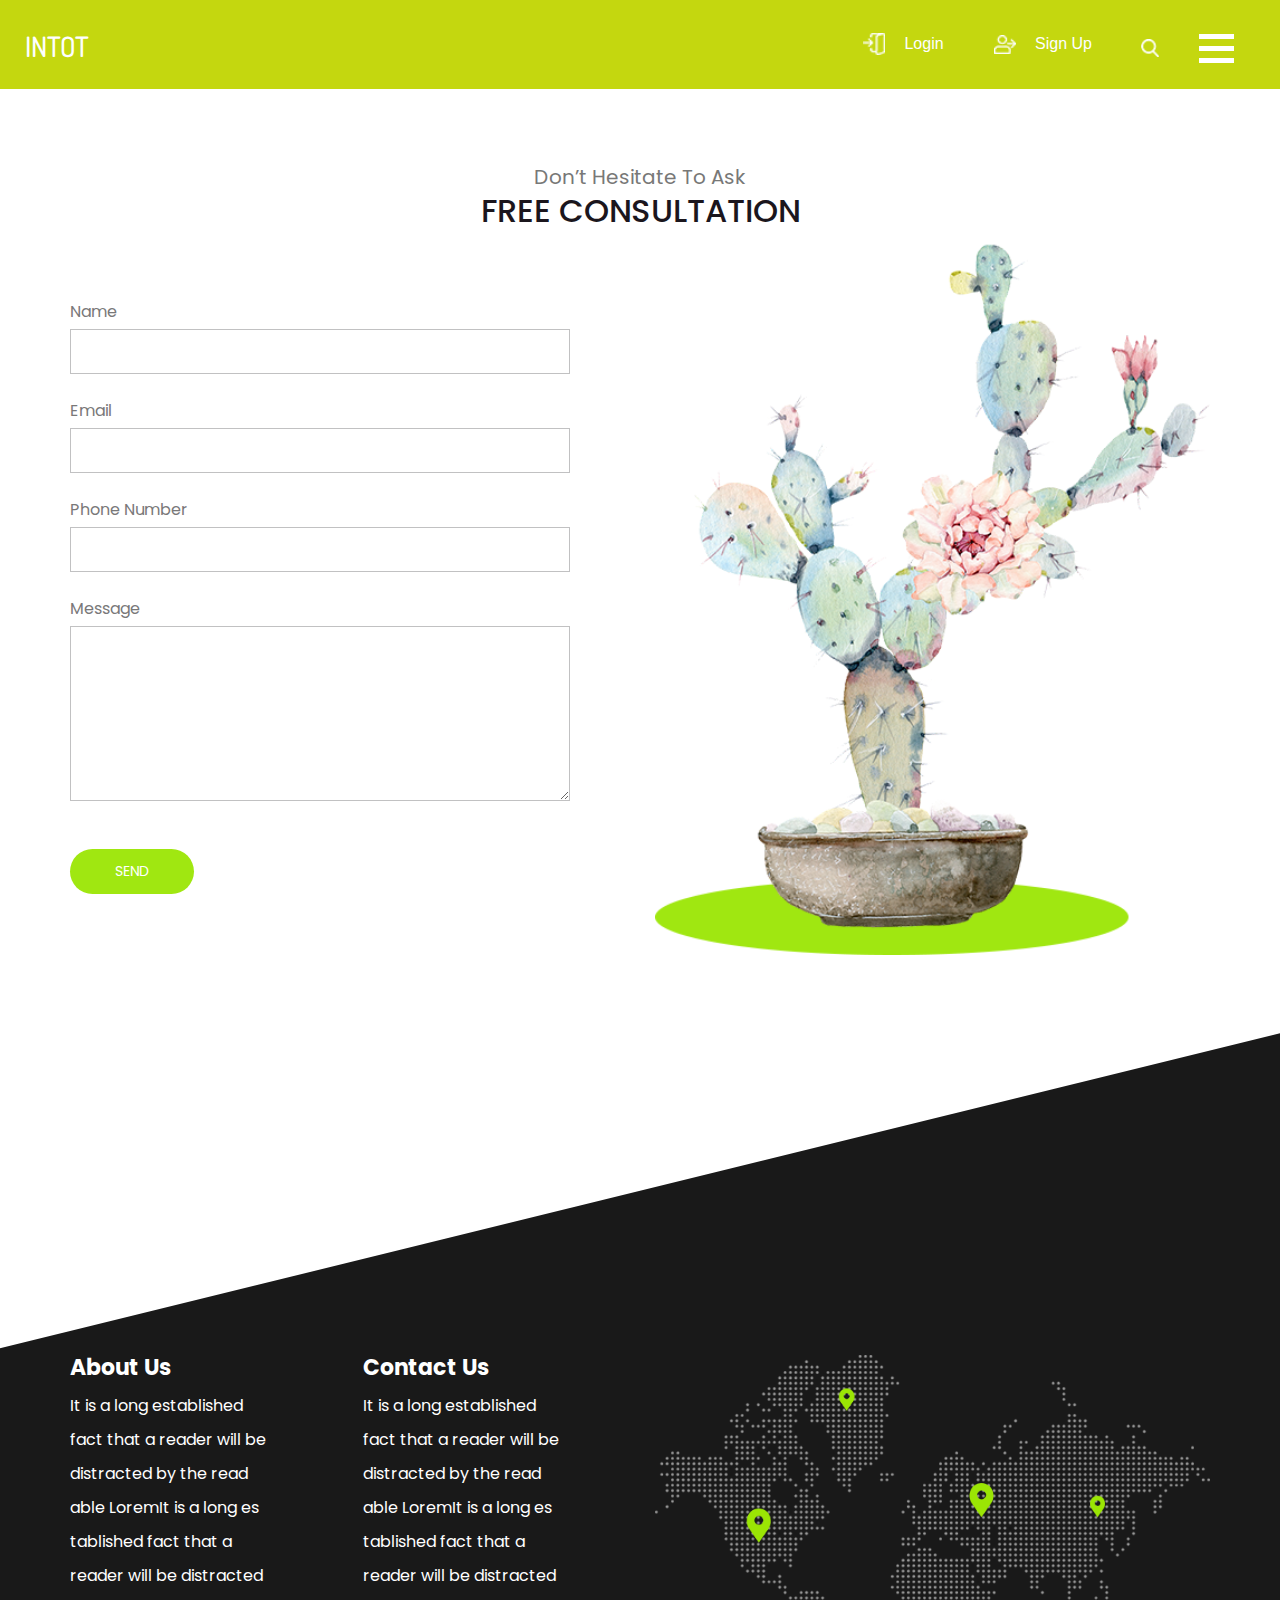
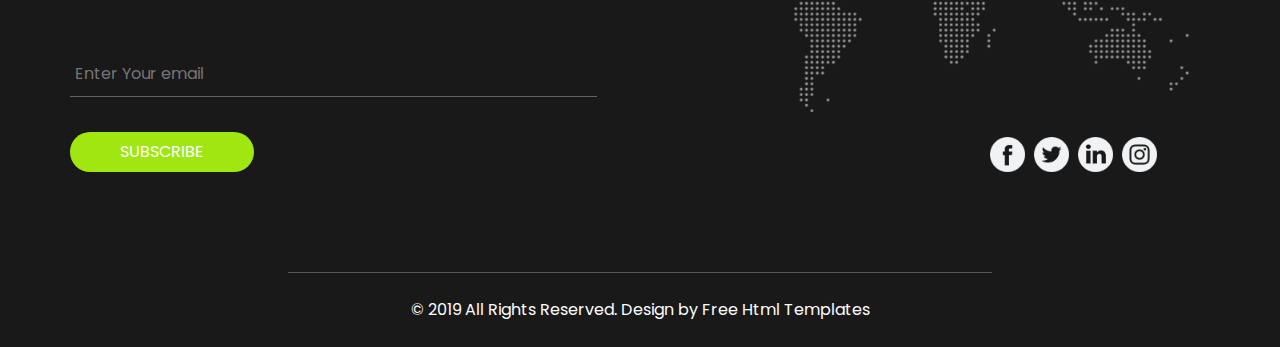
<file: contact.html>
<!DOCTYPE html>
<html>

<head>
  <!-- Basic -->
  <meta charset="utf-8" />
  <meta http-equiv="X-UA-Compatible" content="IE=edge" />
  <!-- Mobile Metas -->
  <meta name="viewport" content="width=device-width, initial-scale=1, shrink-to-fit=no" />
  <!-- Site Metas -->
  <meta name="keywords" content="" />
  <meta name="description" content="" />
  <meta name="author" content="" />

  <title>Intot</title>

  <!-- slider stylesheet -->
  <link rel="stylesheet" type="text/css"
    href="https://cdnjs.cloudflare.com/ajax/libs/OwlCarousel2/2.1.3/assets/owl.carousel.min.css" />

  <!-- bootstrap core css -->
  <link rel="stylesheet" type="text/css" href="css/bootstrap.css" />

  <!-- fonts style -->
  <link href="https://fonts.googleapis.com/css?family=Dosis:400,500|Poppins:400,600,700&display=swap" rel="stylesheet">
  <!-- Custom styles for this template -->
  <link href="css/style.css" rel="stylesheet" />
  <!-- responsive style -->
  <link href="css/responsive.css" rel="stylesheet" />
</head>

<body class="sub_page">

  <body class="">
    <div class="hero_area">
      <!-- header section strats -->
      <header class="header_section">
        <div class="container-fluid">
          <nav class="navbar navbar-expand-lg custom_nav-container">
            <a class="navbar-brand" href="index.html">
              <span>
                Intot
              </span>
            </a>

            <div class="navbar-collapse" id="">
              <div class="d-none d-lg-flex ml-auto flex-column flex-lg-row align-items-center">
                <ul class="navbar-nav  ">
                  <li class="nav-item">
                    <a class="nav-link" href="fruit.html">
                      <img src="images/login.png" alt="" />
                      <span>Login</span></a>
                  </li>
                  <li class="nav-item">
                    <a class="nav-link" href="service.html">
                      <img src="images/signup.png" alt="" />
                      <span>Sign Up</span>
                    </a>
                  </li>
                </ul>
                <form class="form-inline my-2 mb-3 mb-lg-0  mr-5">
                  <button class="btn  my-2 my-sm-0 nav_search-btn" type="submit"></button>
                </form>
              </div>

              <div class="custom_menu-btn">
                <button onclick="openNav()">
                  <span class="s-1">

                  </span>
                  <span class="s-2">

                  </span>
                  <span class="s-3">

                  </span>
                </button>
              </div>
              <div id="myNav" class="overlay">
                <div class="overlay-content">
                  <a href="index.html">HOME</a>
                  <a href="team.html">TEAM</a>
                  <a href="application.html">Apply Now</a>

                  <a href="contact.html">CONTACT US</a>

                </div>
              </div>
            </div>
          </nav>
        </div>
      </header>
      <!-- end header section -->
    </div>



    <!-- contact section -->
    <section class="contact_section layout_padding">
      <div class="container">
        <p>
          Don’t Hesitate To Ask
        </p>
        <h2 class="">
          FREE CONSULTATION
        </h2>
      </div>
      <div class="container">

        <div class="row">
          <div class="col-md-6 ">
            <form action="">
              <div class="contact_form-container">
                <div>
                  <div>
                    <label>
                      Name
                      <input type="text" />
                    </label>
                  </div>
                  <div>
                    <label>
                      Email
                      <input type="email" />
                    </label>
                  </div>

                  <div>
                    <label>
                      Phone Number
                      <input type="text" />
                    </label>
                  </div>

                  <div>
                    <label>
                      Message
                      <textarea name="" id="" cols="30" rows="10"></textarea>
                    </label>
                  </div>
                  <div class="mt-5">
                    <button type="submit">
                      Send
                    </button>
                  </div>
                </div>
              </div>
            </form>
          </div>
          <div class="col-md-6">
            <div class="contact_img-box">
              <img src="images/form-img.png" alt="">
            </div>
          </div>
        </div>
      </div>
    </section>
    <!-- end contact section -->


    <!-- info section -->
    <section class="info_section layout_padding">
      <div class="container info_content">
        <div>
          <div class="row">
            <div class="col-md-6">
              <div class="row">
                <div class="col-md-6">
                  <h5>
                    About Us
                  </h5>
                  <ul>
                    <li>
                      <a href="">
                        It is a long established
                      </a>
                    </li>
                    <li>
                      <a href="">
                        fact that a reader will be
                      </a>
                    </li>
                    <li>
                      <a href="">
                        distracted by the read
                      </a>
                    </li>
                    <li>
                      <a href="">
                        able LoremIt is a long es
                      </a>
                    </li>
                    <li>
                      <a href="">
                        tablished fact that a
                      </a>
                    </li>
                    <li>
                      <a href="">
                        reader will be distracted
                      </a>
                    </li>

                  </ul>
                </div>
                <div class="col-md-6">
                  <h5>
                    Contact Us
                  </h5>
                  <ul>
                    <li>
                      <a href="">
                        It is a long established
                      </a>
                    </li>
                    <li>
                      <a href="">
                        fact that a reader will be
                      </a>
                    </li>
                    <li>
                      <a href="">
                        distracted by the read
                      </a>
                    </li>
                    <li>
                      <a href="">
                        able LoremIt is a long es
                      </a>
                    </li>
                    <li>
                      <a href="">
                        tablished fact that a
                      </a>
                    </li>
                    <li>
                      <a href="">
                        reader will be distracted
                      </a>
                    </li>

                  </ul>
                </div>
              </div>
              <div class="form_container mt-5">
                <form action="">
                  <input type="email" placeholder="Enter Your email" />
                  <button type="submit">
                    Subscribe
                  </button>
                </form>
              </div>
            </div>
            <div class="col-md-6">
              <div class="info_img-box">
                <img src="images/map.png" alt="">
              </div>
              <div class="d-flex justify-content-end pr-5">
                <div class="social-box">
                  <a href="">
                    <img src="images/fb.png" alt="" />
                  </a>

                  <a href="">
                    <img src="images/twitter.png" alt="" />
                  </a>
                  <a href="">
                    <img src="images/linkedin1.png" alt="" />
                  </a>
                  <a href="">
                    <img src="images/instagram1.png" alt="" />
                  </a>
                </div>
              </div>
            </div>


          </div>
        </div>

      </div>
    </section>

    <!-- end info section -->
    <hr class="footer_hr">
    <!-- footer section -->
    <section class="container-fluid footer_section">
      <p>
        &copy;
        2019 All Rights Reserved. Design by
        <a href="https://html.design/">Free Html Templates</a>
      </p>
    </section>
    <!-- footer section -->

    <script type="text/javascript" src="js/jquery-3.4.1.min.js"></script>
    <script type="text/javascript" src="js/bootstrap.js"></script>



    <script>
      function openNav() {
        document.getElementById("myNav").classList.toggle("menu_width")
        document.querySelector(".custom_menu-btn").classList.toggle("menu_btn-style")
      }
    </script>


  </body>

</html>
</file>
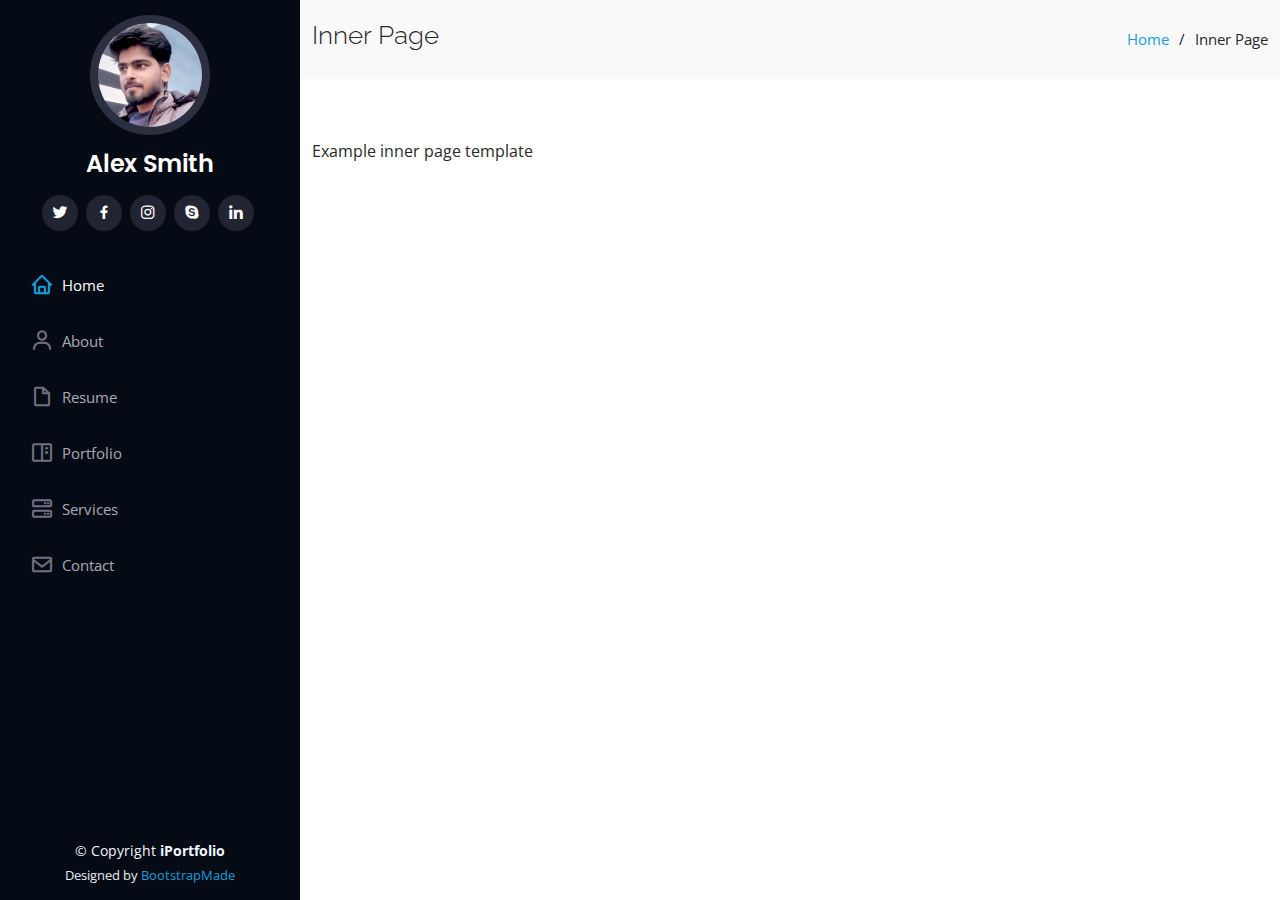
<file: inner-page.html>
<!DOCTYPE html>
<html lang="en">

<head>
  <meta charset="utf-8">
  <meta content="width=device-width, initial-scale=1.0" name="viewport">

  <title>Inner Page - iPortfolio Bootstrap Template</title>
  <meta content="" name="description">
  <meta content="" name="keywords">

  <!-- Favicons -->
  <link href="assets/img/favicon.png" rel="icon">
  <link href="assets/img/apple-touch-icon.png" rel="apple-touch-icon">

  <!-- Google Fonts -->
  <link href="https://fonts.googleapis.com/css?family=Open+Sans:300,300i,400,400i,600,600i,700,700i|Raleway:300,300i,400,400i,500,500i,600,600i,700,700i|Poppins:300,300i,400,400i,500,500i,600,600i,700,700i" rel="stylesheet">

  <!-- Vendor CSS Files -->
  <link href="assets/vendor/aos/aos.css" rel="stylesheet">
  <link href="assets/vendor/bootstrap/css/bootstrap.min.css" rel="stylesheet">
  <link href="assets/vendor/bootstrap-icons/bootstrap-icons.css" rel="stylesheet">
  <link href="assets/vendor/boxicons/css/boxicons.min.css" rel="stylesheet">
  <link href="assets/vendor/glightbox/css/glightbox.min.css" rel="stylesheet">
  <link href="assets/vendor/swiper/swiper-bundle.min.css" rel="stylesheet">

  <!-- Template Main CSS File -->
  <link href="assets/css/style.css" rel="stylesheet">

  <!-- =======================================================
  * Template Name: iPortfolio - v3.7.0
  * Template URL: https://bootstrapmade.com/iportfolio-bootstrap-portfolio-websites-template/
  * Author: BootstrapMade.com
  * License: https://bootstrapmade.com/license/
  ======================================================== -->
</head>

<body>

  <!-- ======= Mobile nav toggle button ======= -->
  <i class="bi bi-list mobile-nav-toggle d-xl-none"></i>

  <!-- ======= Header ======= -->
  <header id="header">
    <div class="d-flex flex-column">

      <div class="profile">
        <img src="assets/img/profile-img.jpg" alt="" class="img-fluid rounded-circle">
        <h1 class="text-light"><a href="index.html">Alex Smith</a></h1>
        <div class="social-links mt-3 text-center">
          <a href="#" class="twitter"><i class="bx bxl-twitter"></i></a>
          <a href="#" class="facebook"><i class="bx bxl-facebook"></i></a>
          <a href="#" class="instagram"><i class="bx bxl-instagram"></i></a>
          <a href="#" class="google-plus"><i class="bx bxl-skype"></i></a>
          <a href="#" class="linkedin"><i class="bx bxl-linkedin"></i></a>
        </div>
      </div>

      <nav id="navbar" class="nav-menu navbar">
        <ul>
          <li><a href="#hero" class="nav-link scrollto active"><i class="bx bx-home"></i> <span>Home</span></a></li>
          <li><a href="#about" class="nav-link scrollto"><i class="bx bx-user"></i> <span>About</span></a></li>
          <li><a href="#resume" class="nav-link scrollto"><i class="bx bx-file-blank"></i> <span>Resume</span></a></li>
          <li><a href="#portfolio" class="nav-link scrollto"><i class="bx bx-book-content"></i> <span>Portfolio</span></a></li>
          <li><a href="#services" class="nav-link scrollto"><i class="bx bx-server"></i> <span>Services</span></a></li>
          <li><a href="#contact" class="nav-link scrollto"><i class="bx bx-envelope"></i> <span>Contact</span></a></li>
        </ul>
      </nav><!-- .nav-menu -->
    </div>
  </header><!-- End Header -->

  <main id="main">

    <!-- ======= Breadcrumbs ======= -->
    <section class="breadcrumbs">
      <div class="container">

        <div class="d-flex justify-content-between align-items-center">
          <h2>Inner Page</h2>
          <ol>
            <li><a href="index.html">Home</a></li>
            <li>Inner Page</li>
          </ol>
        </div>

      </div>
    </section><!-- End Breadcrumbs -->

    <section class="inner-page">
      <div class="container">
        <p>
          Example inner page template
        </p>
      </div>
    </section>

  </main><!-- End #main -->

  <!-- ======= Footer ======= -->
  <footer id="footer">
    <div class="container">
      <div class="copyright">
        &copy; Copyright <strong><span>iPortfolio</span></strong>
      </div>
      <div class="credits">
        <!-- All the links in the footer should remain intact. -->
        <!-- You can delete the links only if you purchased the pro version. -->
        <!-- Licensing information: https://bootstrapmade.com/license/ -->
        <!-- Purchase the pro version with working PHP/AJAX contact form: https://bootstrapmade.com/iportfolio-bootstrap-portfolio-websites-template/ -->
        Designed by <a href="https://bootstrapmade.com/">BootstrapMade</a>
      </div>
    </div>
  </footer><!-- End  Footer -->

  <a href="#" class="back-to-top d-flex align-items-center justify-content-center"><i class="bi bi-arrow-up-short"></i></a>

  <!-- Vendor JS Files -->
  <script src="assets/vendor/purecounter/purecounter.js"></script>
  <script src="assets/vendor/aos/aos.js"></script>
  <script src="assets/vendor/bootstrap/js/bootstrap.bundle.min.js"></script>
  <script src="assets/vendor/glightbox/js/glightbox.min.js"></script>
  <script src="assets/vendor/isotope-layout/isotope.pkgd.min.js"></script>
  <script src="assets/vendor/swiper/swiper-bundle.min.js"></script>
  <script src="assets/vendor/typed.js/typed.min.js"></script>
  <script src="assets/vendor/waypoints/noframework.waypoints.js"></script>
  <script src="assets/vendor/php-email-form/validate.js"></script>

  <!-- Template Main JS File -->
  <script src="assets/js/main.js"></script>

</body>

</html>
</file>
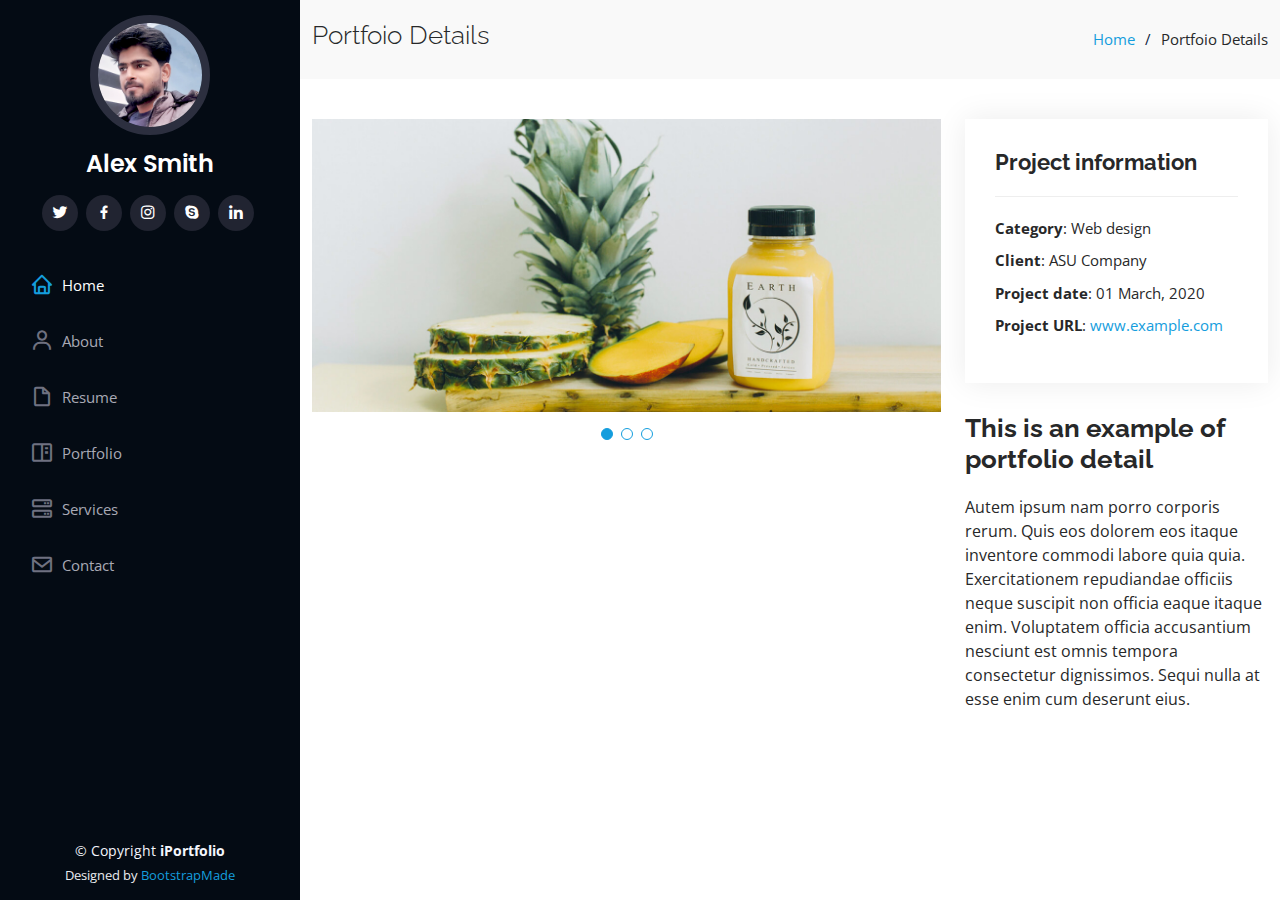
<file: portfolio-details.html>
<!DOCTYPE html>
<html lang="en">

<head>
  <meta charset="utf-8">
  <meta content="width=device-width, initial-scale=1.0" name="viewport">

  <title>Portfolio Details - iPortfolio Bootstrap Template</title>
  <meta content="" name="description">
  <meta content="" name="keywords">

  <!-- Favicons -->
  <link href="assets/img/favicon.png" rel="icon">
  <link href="assets/img/apple-touch-icon.png" rel="apple-touch-icon">

  <!-- Google Fonts -->
  <link href="https://fonts.googleapis.com/css?family=Open+Sans:300,300i,400,400i,600,600i,700,700i|Raleway:300,300i,400,400i,500,500i,600,600i,700,700i|Poppins:300,300i,400,400i,500,500i,600,600i,700,700i" rel="stylesheet">

  <!-- Vendor CSS Files -->
  <link href="assets/vendor/aos/aos.css" rel="stylesheet">
  <link href="assets/vendor/bootstrap/css/bootstrap.min.css" rel="stylesheet">
  <link href="assets/vendor/bootstrap-icons/bootstrap-icons.css" rel="stylesheet">
  <link href="assets/vendor/boxicons/css/boxicons.min.css" rel="stylesheet">
  <link href="assets/vendor/glightbox/css/glightbox.min.css" rel="stylesheet">
  <link href="assets/vendor/swiper/swiper-bundle.min.css" rel="stylesheet">

  <!-- Template Main CSS File -->
  <link href="assets/css/style.css" rel="stylesheet">

  <!-- =======================================================
  * Template Name: iPortfolio - v3.7.0
  * Template URL: https://bootstrapmade.com/iportfolio-bootstrap-portfolio-websites-template/
  * Author: BootstrapMade.com
  * License: https://bootstrapmade.com/license/
  ======================================================== -->
</head>

<body>

  <!-- ======= Mobile nav toggle button ======= -->
  <i class="bi bi-list mobile-nav-toggle d-xl-none"></i>

  <!-- ======= Header ======= -->
  <header id="header">
    <div class="d-flex flex-column">

      <div class="profile">
        <img src="assets/img/profile-img.jpg" alt="" class="img-fluid rounded-circle">
        <h1 class="text-light"><a href="index.html">Alex Smith</a></h1>
        <div class="social-links mt-3 text-center">
          <a href="#" class="twitter"><i class="bx bxl-twitter"></i></a>
          <a href="#" class="facebook"><i class="bx bxl-facebook"></i></a>
          <a href="#" class="instagram"><i class="bx bxl-instagram"></i></a>
          <a href="#" class="google-plus"><i class="bx bxl-skype"></i></a>
          <a href="#" class="linkedin"><i class="bx bxl-linkedin"></i></a>
        </div>
      </div>

      <nav id="navbar" class="nav-menu navbar">
        <ul>
          <li><a href="#hero" class="nav-link scrollto active"><i class="bx bx-home"></i> <span>Home</span></a></li>
          <li><a href="#about" class="nav-link scrollto"><i class="bx bx-user"></i> <span>About</span></a></li>
          <li><a href="#resume" class="nav-link scrollto"><i class="bx bx-file-blank"></i> <span>Resume</span></a></li>
          <li><a href="#portfolio" class="nav-link scrollto"><i class="bx bx-book-content"></i> <span>Portfolio</span></a></li>
          <li><a href="#services" class="nav-link scrollto"><i class="bx bx-server"></i> <span>Services</span></a></li>
          <li><a href="#contact" class="nav-link scrollto"><i class="bx bx-envelope"></i> <span>Contact</span></a></li>
        </ul>
      </nav><!-- .nav-menu -->
    </div>
  </header><!-- End Header -->

  <main id="main">

    <!-- ======= Breadcrumbs ======= -->
    <section id="breadcrumbs" class="breadcrumbs">
      <div class="container">

        <div class="d-flex justify-content-between align-items-center">
          <h2>Portfoio Details</h2>
          <ol>
            <li><a href="index.html">Home</a></li>
            <li>Portfoio Details</li>
          </ol>
        </div>

      </div>
    </section><!-- End Breadcrumbs -->

    <!-- ======= Portfolio Details Section ======= -->
    <section id="portfolio-details" class="portfolio-details">
      <div class="container">

        <div class="row gy-4">

          <div class="col-lg-8">
            <div class="portfolio-details-slider swiper">
              <div class="swiper-wrapper align-items-center">

                <div class="swiper-slide">
                  <img src="assets/img/portfolio/portfolio-details-1.jpg" alt="">
                </div>

                <div class="swiper-slide">
                  <img src="assets/img/portfolio/portfolio-details-2.jpg" alt="">
                </div>

                <div class="swiper-slide">
                  <img src="assets/img/portfolio/portfolio-details-3.jpg" alt="">
                </div>

              </div>
              <div class="swiper-pagination"></div>
            </div>
          </div>

          <div class="col-lg-4">
            <div class="portfolio-info">
              <h3>Project information</h3>
              <ul>
                <li><strong>Category</strong>: Web design</li>
                <li><strong>Client</strong>: ASU Company</li>
                <li><strong>Project date</strong>: 01 March, 2020</li>
                <li><strong>Project URL</strong>: <a href="#">www.example.com</a></li>
              </ul>
            </div>
            <div class="portfolio-description">
              <h2>This is an example of portfolio detail</h2>
              <p>
                Autem ipsum nam porro corporis rerum. Quis eos dolorem eos itaque inventore commodi labore quia quia. Exercitationem repudiandae officiis neque suscipit non officia eaque itaque enim. Voluptatem officia accusantium nesciunt est omnis tempora consectetur dignissimos. Sequi nulla at esse enim cum deserunt eius.
              </p>
            </div>
          </div>

        </div>

      </div>
    </section><!-- End Portfolio Details Section -->

  </main><!-- End #main -->

  <!-- ======= Footer ======= -->
  <footer id="footer">
    <div class="container">
      <div class="copyright">
        &copy; Copyright <strong><span>iPortfolio</span></strong>
      </div>
      <div class="credits">
        <!-- All the links in the footer should remain intact. -->
        <!-- You can delete the links only if you purchased the pro version. -->
        <!-- Licensing information: https://bootstrapmade.com/license/ -->
        <!-- Purchase the pro version with working PHP/AJAX contact form: https://bootstrapmade.com/iportfolio-bootstrap-portfolio-websites-template/ -->
        Designed by <a href="https://bootstrapmade.com/">BootstrapMade</a>
      </div>
    </div>
  </footer><!-- End  Footer -->

  <a href="#" class="back-to-top d-flex align-items-center justify-content-center"><i class="bi bi-arrow-up-short"></i></a>

  <!-- Vendor JS Files -->
  <script src="assets/vendor/purecounter/purecounter.js"></script>
  <script src="assets/vendor/aos/aos.js"></script>
  <script src="assets/vendor/bootstrap/js/bootstrap.bundle.min.js"></script>
  <script src="assets/vendor/glightbox/js/glightbox.min.js"></script>
  <script src="assets/vendor/isotope-layout/isotope.pkgd.min.js"></script>
  <script src="assets/vendor/swiper/swiper-bundle.min.js"></script>
  <script src="assets/vendor/typed.js/typed.min.js"></script>
  <script src="assets/vendor/waypoints/noframework.waypoints.js"></script>
  <script src="assets/vendor/php-email-form/validate.js"></script>

  <!-- Template Main JS File -->
  <script src="assets/js/main.js"></script>

</body>

</html>
</file>
<file: New folder/css/style.css>
body {
  font-family: "Poppins", sans-serif;
  color: #1b161d;
  background-color: #ffffff;
}

.body-bg {
  background-image: url(../images/body-bg.png);
  background-size: cover;
  background-repeat: no-repeat;
}

.layout_padding {
  padding: 75px 0;
}

.layout_padding2 {
  padding: 45px 0;
}

.layout_padding2-top {
  padding-top: 45px;
}

.layout_padding2-bottom {
  padding-bottom: 45px;
}

.layout_padding-top {
  padding-top: 75px;
}

.layout_padding-bottom {
  padding-bottom: 75px;
}

/*header section*/


.hero_area {
  height: 98vh;
  position: relative;
}

.sub_page .hero_area {
  height: auto;
}

.hero_area::before {
  content: "";
  position: absolute;
  width: 100%;
  height: 102%;
  left: 0;
  top: 0;
  background-color: #c4d70f;
  clip-path: polygon(0 0, 100% 0, 100% 73%, 0% 100%);
}

.sub_page .hero_area::before {
  clip-path: none;
}


.hero_area.sub_pages {
  height: auto;
}

.header_section .container-fluid {
  padding-right: 25px;
  padding-left: 25px;
}

.header_section .nav_container {
  margin: 0 auto;
}

.custom_nav-container.navbar-expand-lg .navbar-nav .nav-link img {
  width: 22px;
  margin-right: 15px;
}

.custom_nav-container.navbar-expand-lg .navbar-nav .nav-link {
  padding: 0px 25px;
  color: #fefeff;
  text-align: center;
  font-family: "Roboto", sans-serif;
}

.custom_menu-btn {
  z-index: 9;
  position: absolute;
  right: 15px;
  top: 14px;
}

.custom_menu-btn button {
  margin-top: 12px;
  outline: none;
  border: none;
  background-color: transparent;

}

.custom_menu-btn button span {
  display: block;
  width: 35px;
  height: 5px;
  background-color: #fff;
  margin: 7px 0;
  transition: all .3s;
}

.menu_btn-style {
  position: fixed;
  right: 29px;
  top: 14px;
}

.custom_menu-btn .s-2 {
  transition: all .1s;
}

.menu_btn-style button .s-1 {
  transform: rotate(45deg) translateY(17px);
}

.menu_btn-style button .s-2 {
  transform: translateX(100px);
}

.menu_btn-style button .s-3 {
  transform: rotate(-45deg)translateY(-17px);
}

.overlay {
  height: 100%;
  width: 0;
  position: fixed;
  z-index: 1;
  top: 0;
  left: 0;
  background-color: rgb(0, 0, 0);
  background-color: rgba(0, 0, 0, 0.9);
  overflow-x: hidden;
  transition: 0.5s;
}

.overlay .closebtn {
  position: absolute;
  top: 0;
  right: 30px;
  font-size: 60px;
}

.overlay a {
  padding: 0px;
  text-decoration: none;
  font-size: 22px;
  color: #f1f1f1;
  display: block;
  transition: 0.3s;
}

.overlay-content {
  position: relative;
  top: 25%;
  width: 100%;
  text-align: center;
  margin-top: 30px;
}

.menu_width {
  width: 100%;
}



a,
a:hover,
a:focus {
  text-decoration: none;
}

a:hover,
a:focus {
  color: initial;
}

.btn,
.btn:focus {
  outline: none !important;
  box-shadow: none;
}

.custom_nav-container .nav_search-btn {
  background-image: url(../images/search-icon.png);
  background-size: 18px;
  background-repeat: no-repeat;
  width: 35px;
  height: 35px;
  padding: 0;
  border: none;
  margin: 0 40px 0 15px;
  background-position: center;

}

.navbar-brand {
  display: flex;
  align-items: center;
}

.navbar-brand img {
  width: 40px;
  margin-right: 5px;
}

.navbar-brand span {
  font-family: 'Dosis', sans-serif;
  text-transform: uppercase;
  font-size: 28px;
  font-weight: 500;
  color: #fefeff;
  margin-top: 5px;

}

.custom_nav-container {
  z-index: 99999;
  padding: 15px 0;
}

.custom_nav-container .navbar-toggler {
  outline: none;
}

.custom_nav-container .navbar-toggler .navbar-toggler-icon {
  background-image: url(../images/menu.png);
  background-size: 55px;
}

.quote_btn-container a {
  display: inline-block;
  padding: 5px 15px;
  background-color: #fc5d35;
  color: #f7f7f7;
  font-size: 14px;
  text-transform: uppercase;
}

/*end header section*/

/* slider section */


.slider_section .row {
  align-items: center;
}

.slider_detail {
  color: #fefeff;
}

.slider_detail h1 {
  font-weight: bold;
  text-transform: uppercase;
}

.slider_detail h1 span {
  color: #010106;
}

.slider_detail p {
  margin: 25px 0 35px 0;
}

.slider_detail a {
  display: inline-block;
  padding: 9px 35px;
  border: 2px solid #fefeff;
  color: #fefeff;
  border-radius: 35px;
}

.slider_detail a:hover {
  background-color: #fefeff;
  color: #010106;
}

.slider_img-box img {
  width: 100%;
  position: relative;
  z-index: 2;
}

.slider_img-box::after {
  content: "";
  position: absolute;
  top: 50%;
  left: 50%;
  transform: translate(-50%, -50%);
  width: 90%;
  height: 40%;
  background-color: #fff;
  filter: blur(95px) opacity(.7);

}

.slider_section .carousel-indicators {
  font-family: 'Dosis', sans-serif;
  font-weight: 500;
  color: #fff;
  justify-content: flex-start;
  margin: 0;
  left: 5%;
  align-self: center;
}

.slider_section .carousel-indicators li {
  text-indent: initial;
  background-color: transparent;
  text-align: center;
  font-size: 16px;
  line-height: 10px;
  opacity: 0.9;
}

.slider_section .carousel-indicators .active {
  font-size: 24px;
}

.slider_section #carouselExampleControls,
.carousel-inner,
.carousel-item {
  height: 100%;
}

.slider_section .carousel_btn-container {
  width: 100px;
  position: absolute;
  top: 75vh;
  display: flex;
  justify-content: space-between;
  left: 50%;
  transform: translateX(-50%);
  z-index: 999;
}

.slider_section .carousel-control-prev,
.slider_section .carousel-control-next {
  position: relative;
  width: 45px;
  height: 45px;
  border: none;
  border-radius: 100%;
  opacity: 1;
  background-repeat: no-repeat;
  background-size: 28px;
  background-position: center;
  background-color: #fff;
  transform: translateY(-50%);
  -webkit-box-shadow: 2px 0px 23px -4px rgba(0, 0, 0, 0.32);
  -moz-box-shadow: 2px 0px 23px -4px rgba(0, 0, 0, 0.32);
  box-shadow: 2px 0px 23px -4px rgba(0, 0, 0, 0.32);
}

.slider_section .carousel-control-prev:hover,
.slider_section .carousel-control-next:hover {
  background-color: #292727;
  background-size: 12px;

}

.slider_section .carousel-control-prev {
  background-image: url(../images/left-black-arrow.png);
}

.slider_section .carousel-control-next {
  background-image: url(../images/right-black-arrow.png);
}

.slider_section .carousel-control-prev:hover {
  background-image: url(../images/prev.png);
}

.slider_section .carousel-control-next:hover {
  background-image: url(../images/next.png);
}

/* end slider section */

/* about section */
.about_section {
  margin-top: 45px;
  text-align: center;
}

.about_section h4 {
  font-size: 22px;
}

.about_card-container {
  display: flex;
  justify-content: center;
}

.about_card {
  margin: 45px 20px;
  width: 30%;
  min-width: 300px;
  height: 540px;
}

.about_card .about-detail {
  padding: 2px 25px 35px 25px;
  height: 420px;
  -webkit-box-shadow: -1px 0px 25px 9px rgba(0, 0, 0, 0.09);
  -moz-box-shadow: -1px 0px 25px 9px rgba(0, 0, 0, 0.09);
  box-shadow: -1px 0px 25px 9px rgba(0, 0, 0, 0.09);
}

.about_card .about_img-box {
  width: 110px;
  height: 104px;
  margin: 50px auto;

}

.about_card .about-detail p {
  margin-top: 15px;
}

.about_card img {
  width: 100%;
}

.about_card a {
  display: inline-block;
  padding: 8px 25px;
  border: 2px solid #c4d70f;
  color: #c4d70f;
  border-radius: 35px;
  margin-top: 55px;
}

.about_card a:hover {
  background-color: #c4d70f;
  color: #fefeff;
}


/* end about section */

/* client section */

/* portfolio section */
.portfolio_section {
  text-align: center;
}

.portfolio_section .row>div {
  margin: 20px 0;

}

.portfolio_img-box img {
  width: 100%;
  height: max-content;
}

/* end portfolio section */

/* team section */

.team_section {
  text-align: center;
}

.team_card-container {
  display: flex;
  flex-wrap: wrap;
  justify-content: center;
  border-bottom: 1px solid #9be604;
}

.team_card {
  width: 250px;
  padding: 0 15px;
  margin: 35px 0;
}

.team_card h5 {
  text-transform: uppercase;
}

.team_card img {
  width: 50%;
}

.team_detail-box {
  width: 150px;
  margin: 35px auto 0 auto;
}

.team_social {
  display: flex;
  justify-content: space-between;
}

.team_follow h6 {
  color: #9be604;
}

/* end team section */

/* contact section */
.contact_section .row {
  align-items: center;
}

.contact_section h2 {
  text-align: center;
  text-transform: uppercase;
}

.contact_section p {
  color: #787877;
  text-align: center;
  font-size: 20px;
  margin-bottom: 0;
}


.contact_section label {
  display: flex;
  flex-direction: column;
  color: #797879;
  margin-bottom: 25px;
}

.contact_section input,
.contact_section textarea {
  outline: none;
  border: 1px solid #c1c1c2;
  width: 90%;
  height: 45px;
  padding: 0 15px;
  margin-top: 5px;
}

.contact_section textarea {
  height: 175px;
  padding: 5px;
}

.contact_form-container {
  padding: 15px 0 15px 0;
}

.contact_form-container button {
  border: none;
  background-color: #a0e711;
  color: #fff;
  padding: 12px 45px;
  font-size: 14px;
  border-radius: 25px;
  text-transform: uppercase;
}

.contact_img-box img {
  width: 100%;
}


/* contact section */

/* why section */
.Why_section {
  text-align: center;
}

.Why_section p {
  width: 85%;
  margin: 35px auto 0 auto;
}

/* end why section */

/* info section */
.info_section {
  position: relative;
}

.info_section::before {
  content: "";
  position: absolute;
  width: 100%;
  height: 100%;
  left: 0;
  bottom: -3px;
  background-color: #191919;
  clip-path: polygon(0 315px, 100% 0, 100% 100%, 0% 100%);
}

.info_content {
  margin-top: 250px;
}

.info_section img {
  width: 100%;
}

.info_section ul {
  padding: 0;
}

.info_section ul li {
  list-style-type: none;
  margin: 10px 0;
}

.info_section ul li a,
.info_section ul li a:hover {
  color: #fff;
}

.info_section h5 {
  margin-bottom: 12px;
  font-size: 22px;
  font-weight: bold;
  color: #fff;
}

.info_section .social-box {
  margin: 25px 0;
}

.info_logo .navbar-brand span {
  color: #fff;
}

.info_section .social-box img {
  width: 35px;
  margin-right: 5px;
}

.form_container form {
  display: flex;
  flex-direction: column;
  align-items: flex-start;
}


.info_section .form_container input {
  width: 95%;
  height: 45px;
  border-radius: 0;
  border: none;
  outline: none;
  padding-left: 5px;
  border-bottom: 1px solid #626262;
  background-color: transparent;
}


.info_section .form_container button {
  background-color: #a0e711;
  border: none;
  outline: none;
  color: #fff;
  padding: 8px 50px;
  text-transform: uppercase;
  font-size: 16px;
  border-radius: 25px;
  text-transform: uppercase;
  margin-top: 35px;

}

/* end info section */
.footer_hr {
  position: relative;
  width: 55%;
  margin: 0 auto;
  background-color: #626262;
}

/* footer section*/

.footer_section {
  background-color: #191919;
  padding: 25px 20px;
}

.footer_section p {
  color: #fefeff;
  margin: 0;
  text-align: center;
}

.footer_section a {
  color: #fefeff;
}

/* end footer section*/
</file>
<file: New folder/css/responsive.css>
@media (max-width: 1120px) {
    .hero_area {
        height: auto;
    }

    .slider_section {
        padding-bottom: 175px;
    }

    .slider_section .carousel_btn-container {
        top: 130%;
    }
}

@media (max-width: 992px) {
    .navbar-collapse {
        flex: 0;
    }

    .about_card-container {
        flex-wrap: wrap;
    }

}

@media (max-width: 768px) {
    .slider_detail {
        padding: 25px 15px;
        text-align: center;
    }

    .slider_section .carousel_btn-container {
        top: 112%;
    }
}

@media (max-width: 576px) {
    .info_section::before {
        clip-path: polygon(0 175px, 100% 0, 100% 100%, 0% 100%);
    }

    .info_content {
        margin-top: 150px;
    }
}

@media (max-width: 480px) {}

@media (max-width: 400px) {}

@media (max-width: 360px) {}

@media (min-width: 1200px) {
    .container {
        max-width: 1170px;
    }

}
</file>
<file: age.css>
@import url("https://fonts.googleapis.com/css2?family=Poppins:wght@100;200;300;400;500;600;700;800;900&display=swap");  
 * {  
  padding: 0;  
  margin: 0;  
  box-sizing: border-box;  
  font-family: "Poppins", sans-serif;  
 }  
 body {  
  background-color: #e8eaec;  
 }  
 .container {  
  width: 40%;  
  min-width: 450px;  
  position: absolute;  
  transform: translate(-50%, -50%);  
  left: 50%;  
  top: 50%;  
  padding: 50px 30px;  
 }  
 .container * {  
  border: none;  
  outline: none;  
  font-family: "Poppins", sans-serif;  
 }  
 .inputs-wrapper {  
  background-color: #e8eaec;  
  padding: 30px 25px;  
  box-shadow: 4px 4px 8px rgb(189, 200, 213), -4px 4px 8px rgb(255, 255, 255);  
  border-radius: 8px;  
  margin-bottom: 50px;  
 }  
 input,  
 button {  
  height: 50px;  
  background-color: #e8eaec;  
  color: #080808;  
  font-weight: 500;  
  border-radius: 5px;  
  box-shadow: 4px 4px 8px rgb(189, 200, 213), -4px 4px 8px rgb(255, 255, 255);  
 }  
 input {  
  width: 60%;  
  padding: 0 20px;  
  font-size: 14px;  
 }  
 button {  
  width: 30%;  
  float: right;  
 }  
 .outputs-wrapper {  
  width: 100%;  
  display: flex;  
  justify-content: space-between;  
 }  
 .outputs-wrapper div {  
  width: 100px;  
  height: 100px;  
  background-color: #e8eaec;  
  box-shadow: 4px 4px 8px rgb(189, 200, 213), -4px 4px 8px rgb(255, 255, 255);  
  border-radius: 5px;  
  color: #000;  
  display: grid;  
  place-items: center;  
  padding: 20px 0;  
 }  
 span {  
  font-size: 30px;  
  font-weight: 500;  
 }  
 p {  
  font-size: 14px;  
  color: #707070;  
  font-weight: 400;  
 }
</file>
<file: css/style.css>
body {
  font-family: "Poppins", sans-serif;
  color: #1b161d;
  background-color: #ffffff;
}

.body-bg {
  background-image: url(../images/body-bg.png);
  background-size: cover;
  background-repeat: no-repeat;
}

.layout_padding {
  padding: 75px 0;
}

.layout_padding2 {
  padding: 45px 0;
}

.layout_padding2-top {
  padding-top: 45px;
}

.layout_padding2-bottom {
  padding-bottom: 45px;
}

.layout_padding-top {
  padding-top: 75px;
}

.layout_padding-bottom {
  padding-bottom: 75px;
}

/*header section*/


.hero_area {
  height: 98vh;
  position: relative;
}

.sub_page .hero_area {
  height: auto;
}

.hero_area::before {
  content: "";
  position: absolute;
  width: 100%;
  height: 102%;
  left: 0;
  top: 0;
  background-color: #c4d70f;
  clip-path: polygon(0 0, 100% 0, 100% 73%, 0% 100%);
}

.sub_page .hero_area::before {
  clip-path: none;
}


.hero_area.sub_pages {
  height: auto;
}

.header_section .container-fluid {
  padding-right: 25px;
  padding-left: 25px;
}

.header_section .nav_container {
  margin: 0 auto;
}

.custom_nav-container.navbar-expand-lg .navbar-nav .nav-link img {
  width: 22px;
  margin-right: 15px;
}

.custom_nav-container.navbar-expand-lg .navbar-nav .nav-link {
  padding: 0px 25px;
  color: #fefeff;
  text-align: center;
  font-family: "Roboto", sans-serif;
}

.custom_menu-btn {
  z-index: 9;
  position: absolute;
  right: 15px;
  top: 14px;
}

.custom_menu-btn button {
  margin-top: 12px;
  outline: none;
  border: none;
  background-color: transparent;

}

.custom_menu-btn button span {
  display: block;
  width: 35px;
  height: 5px;
  background-color: #fff;
  margin: 7px 0;
  transition: all .3s;
}

.menu_btn-style {
  position: fixed;
  right: 29px;
  top: 14px;
}

.custom_menu-btn .s-2 {
  transition: all .1s;
}

.menu_btn-style button .s-1 {
  transform: rotate(45deg) translateY(17px);
}

.menu_btn-style button .s-2 {
  transform: translateX(100px);
}

.menu_btn-style button .s-3 {
  transform: rotate(-45deg)translateY(-17px);
}

.overlay {
  height: 100%;
  width: 0;
  position: fixed;
  z-index: 1;
  top: 0;
  left: 0;
  background-color: rgb(0, 0, 0);
  background-color: rgba(0, 0, 0, 0.9);
  overflow-x: hidden;
  transition: 0.5s;
}

.overlay .closebtn {
  position: absolute;
  top: 0;
  right: 30px;
  font-size: 60px;
}

.overlay a {
  padding: 0px;
  text-decoration: none;
  font-size: 22px;
  color: #f1f1f1;
  display: block;
  transition: 0.3s;
}

.overlay-content {
  position: relative;
  top: 25%;
  width: 100%;
  text-align: center;
  margin-top: 30px;
}

.menu_width {
  width: 100%;
}



a,
a:hover,
a:focus {
  text-decoration: none;
}

a:hover,
a:focus {
  color: initial;
}

.btn,
.btn:focus {
  outline: none !important;
  box-shadow: none;
}

.custom_nav-container .nav_search-btn {
  background-image: url(../images/search-icon.png);
  background-size: 18px;
  background-repeat: no-repeat;
  width: 35px;
  height: 35px;
  padding: 0;
  border: none;
  margin: 0 40px 0 15px;
  background-position: center;

}

.navbar-brand {
  display: flex;
  align-items: center;
}

.navbar-brand img {
  width: 40px;
  margin-right: 5px;
}

.navbar-brand span {
  font-family: 'Dosis', sans-serif;
  text-transform: uppercase;
  font-size: 28px;
  font-weight: 500;
  color: #fefeff;
  margin-top: 5px;

}

.custom_nav-container {
  z-index: 99999;
  padding: 15px 0;
}

.custom_nav-container .navbar-toggler {
  outline: none;
}

.custom_nav-container .navbar-toggler .navbar-toggler-icon {
  background-image: url(../images/menu.png);
  background-size: 55px;
}

.quote_btn-container a {
  display: inline-block;
  padding: 5px 15px;
  background-color: #fc5d35;
  color: #f7f7f7;
  font-size: 14px;
  text-transform: uppercase;
}

/*end header section*/

/* slider section */


.slider_section .row {
  align-items: center;
}

.slider_detail {
  color: #fefeff;
}

.slider_detail h1 {
  font-weight: bold;
  text-transform: uppercase;
}

.slider_detail h1 span {
  color: #010106;
}

.slider_detail p {
  margin: 25px 0 35px 0;
}

.slider_detail a {
  display: inline-block;
  padding: 9px 35px;
  border: 2px solid #fefeff;
  color: #fefeff;
  border-radius: 35px;
}

.slider_detail a:hover {
  background-color: #fefeff;
  color: #010106;
}

.slider_img-box img {
  width: 100%;
  position: relative;
  z-index: 2;
}

.slider_img-box::after {
  content: "";
  position: absolute;
  top: 50%;
  left: 50%;
  transform: translate(-50%, -50%);
  width: 90%;
  height: 40%;
  background-color: #fff;
  filter: blur(95px) opacity(.7);

}

.slider_section .carousel-indicators {
  font-family: 'Dosis', sans-serif;
  font-weight: 500;
  color: #fff;
  justify-content: flex-start;
  margin: 0;
  left: 5%;
  align-self: center;
}

.slider_section .carousel-indicators li {
  text-indent: initial;
  background-color: transparent;
  text-align: center;
  font-size: 16px;
  line-height: 10px;
  opacity: 0.9;
}

.slider_section .carousel-indicators .active {
  font-size: 24px;
}

.slider_section #carouselExampleControls,
.carousel-inner,
.carousel-item {
  height: 100%;
}

.slider_section .carousel_btn-container {
  width: 100px;
  position: absolute;
  top: 75vh;
  display: flex;
  justify-content: space-between;
  left: 50%;
  transform: translateX(-50%);
  z-index: 999;
}

.slider_section .carousel-control-prev,
.slider_section .carousel-control-next {
  position: relative;
  width: 45px;
  height: 45px;
  border: none;
  border-radius: 100%;
  opacity: 1;
  background-repeat: no-repeat;
  background-size: 28px;
  background-position: center;
  background-color: #fff;
  transform: translateY(-50%);
  -webkit-box-shadow: 2px 0px 23px -4px rgba(0, 0, 0, 0.32);
  -moz-box-shadow: 2px 0px 23px -4px rgba(0, 0, 0, 0.32);
  box-shadow: 2px 0px 23px -4px rgba(0, 0, 0, 0.32);
}

.slider_section .carousel-control-prev:hover,
.slider_section .carousel-control-next:hover {
  background-color: #292727;
  background-size: 12px;

}

.slider_section .carousel-control-prev {
  background-image: url(../images/left-black-arrow.png);
}

.slider_section .carousel-control-next {
  background-image: url(../images/right-black-arrow.png);
}

.slider_section .carousel-control-prev:hover {
  background-image: url(../images/prev.png);
}

.slider_section .carousel-control-next:hover {
  background-image: url(../images/next.png);
}

/* end slider section */

/* about section */
.about_section {
  margin-top: 45px;
  text-align: center;
}

.about_section h4 {
  font-size: 22px;
}

.about_card-container {
  display: flex;
  justify-content: center;
}

.about_card {
  margin: 45px 20px;
  width: 30%;
  min-width: 300px;
  height: 540px;
}

.about_card .about-detail {
  padding: 2px 25px 35px 25px;
  height: 420px;
  -webkit-box-shadow: -1px 0px 25px 9px rgba(0, 0, 0, 0.09);
  -moz-box-shadow: -1px 0px 25px 9px rgba(0, 0, 0, 0.09);
  box-shadow: -1px 0px 25px 9px rgba(0, 0, 0, 0.09);
}

.about_card .about_img-box {
  width: 110px;
  height: 104px;
  margin: 50px auto;

}

.about_card .about-detail p {
  margin-top: 15px;
}

.about_card img {
  width: 100%;
}

.about_card a {
  display: inline-block;
  padding: 8px 25px;
  border: 2px solid #c4d70f;
  color: #c4d70f;
  border-radius: 35px;
  margin-top: 55px;
}

.about_card a:hover {
  background-color: #c4d70f;
  color: #fefeff;
}


/* end about section */

/* client section */

/* portfolio section */
.portfolio_section {
  text-align: center;
}

.portfolio_section .row>div {
  margin: 20px 0;

}

.portfolio_img-box img {
  width: 100%;
  height: max-content;
}

/* end portfolio section */

/* team section */

.team_section {
  text-align: center;
}

.team_card-container {
  display: flex;
  flex-wrap: wrap;
  justify-content: center;
  border-bottom: 1px solid #9be604;
}

.team_card {
  width: 250px;
  padding: 0 15px;
  margin: 35px 0;
}

.team_card h5 {
  text-transform: uppercase;
}

.team_card img {
  width: 50%;
}

.team_detail-box {
  width: 150px;
  margin: 35px auto 0 auto;
}

.team_social {
  display: flex;
  justify-content: space-between;
}

.team_follow h6 {
  color: #9be604;
}

/* end team section */

/* contact section */
.contact_section .row {
  align-items: center;
}

.contact_section h2 {
  text-align: center;
  text-transform: uppercase;
}

.contact_section p {
  color: #787877;
  text-align: center;
  font-size: 20px;
  margin-bottom: 0;
}


.contact_section label {
  display: flex;
  flex-direction: column;
  color: #797879;
  margin-bottom: 25px;
}

.contact_section input,
.contact_section textarea {
  outline: none;
  border: 1px solid #c1c1c2;
  width: 90%;
  height: 45px;
  padding: 0 15px;
  margin-top: 5px;
}

.contact_section textarea {
  height: 175px;
  padding: 5px;
}

.contact_form-container {
  padding: 15px 0 15px 0;
}

.contact_form-container button {
  border: none;
  background-color: #a0e711;
  color: #fff;
  padding: 12px 45px;
  font-size: 14px;
  border-radius: 25px;
  text-transform: uppercase;
}

.contact_img-box img {
  width: 100%;
}


/* contact section */

/* why section */
.Why_section {
  text-align: center;
}

.Why_section p {
  width: 85%;
  margin: 35px auto 0 auto;
}

/* end why section */

/* info section */
.info_section {
  position: relative;
}

.info_section::before {
  content: "";
  position: absolute;
  width: 100%;
  height: 100%;
  left: 0;
  bottom: -3px;
  background-color: #191919;
  clip-path: polygon(0 315px, 100% 0, 100% 100%, 0% 100%);
}

.info_content {
  margin-top: 250px;
}

.info_section img {
  width: 100%;
}

.info_section ul {
  padding: 0;
}

.info_section ul li {
  list-style-type: none;
  margin: 10px 0;
}

.info_section ul li a,
.info_section ul li a:hover {
  color: #fff;
}

.info_section h5 {
  margin-bottom: 12px;
  font-size: 22px;
  font-weight: bold;
  color: #fff;
}

.info_section .social-box {
  margin: 25px 0;
}

.info_logo .navbar-brand span {
  color: #fff;
}

.info_section .social-box img {
  width: 35px;
  margin-right: 5px;
}

.form_container form {
  display: flex;
  flex-direction: column;
  align-items: flex-start;
}


.info_section .form_container input {
  width: 95%;
  height: 45px;
  border-radius: 0;
  border: none;
  outline: none;
  padding-left: 5px;
  border-bottom: 1px solid #626262;
  background-color: transparent;
}


.info_section .form_container button {
  background-color: #a0e711;
  border: none;
  outline: none;
  color: #fff;
  padding: 8px 50px;
  text-transform: uppercase;
  font-size: 16px;
  border-radius: 25px;
  text-transform: uppercase;
  margin-top: 35px;

}

/* end info section */
.footer_hr {
  position: relative;
  width: 55%;
  margin: 0 auto;
  background-color: #626262;
}

/* footer section*/

.footer_section {
  background-color: #191919;
  padding: 25px 20px;
}

.footer_section p {
  color: #fefeff;
  margin: 0;
  text-align: center;
}

.footer_section a {
  color: #fefeff;
}

/* end footer section*/
</file>
<file: css/responsive.css>
@media (max-width: 1120px) {
    .hero_area {
        height: auto;
    }

    .slider_section {
        padding-bottom: 175px;
    }

    .slider_section .carousel_btn-container {
        top: 130%;
    }
}

@media (max-width: 992px) {
    .navbar-collapse {
        flex: 0;
    }

    .about_card-container {
        flex-wrap: wrap;
    }

}

@media (max-width: 768px) {
    .slider_detail {
        padding: 25px 15px;
        text-align: center;
    }

    .slider_section .carousel_btn-container {
        top: 112%;
    }
}

@media (max-width: 576px) {
    .info_section::before {
        clip-path: polygon(0 175px, 100% 0, 100% 100%, 0% 100%);
    }

    .info_content {
        margin-top: 150px;
    }
}

@media (max-width: 480px) {}

@media (max-width: 400px) {}

@media (max-width: 360px) {}

@media (min-width: 1200px) {
    .container {
        max-width: 1170px;
    }

}
</file>
<file: dev/New folder/assets/css/style.css>
/**
* Template Name: iPortfolio - v3.7.0
* Template URL: https://bootstrapmade.com/iportfolio-bootstrap-portfolio-websites-template/
* Author: BootstrapMade.com
* License: https://bootstrapmade.com/license/
*/

/*--------------------------------------------------------------
# General
--------------------------------------------------------------*/
body {
  font-family: "Open Sans", sans-serif;
  color: #272829;
}

a {
  color: #149ddd;
  text-decoration: none;
}

a:hover {
  color: #37b3ed;
  text-decoration: none;
}

h1, h2, h3, h4, h5, h6 {
  font-family: "Raleway", sans-serif;
}

/*--------------------------------------------------------------
# Back to top button
--------------------------------------------------------------*/
.back-to-top {
  position: fixed;
  visibility: hidden;
  opacity: 0;
  right: 15px;
  bottom: 15px;
  z-index: 996;
  background: #149ddd;
  width: 40px;
  height: 40px;
  border-radius: 50px;
  transition: all 0.4s;
}
.back-to-top i {
  font-size: 28px;
  color: #fff;
  line-height: 0;
}
.back-to-top:hover {
  background: #2eafec;
  color: #fff;
}
.back-to-top.active {
  visibility: visible;
  opacity: 1;
}

/*--------------------------------------------------------------
# Header
--------------------------------------------------------------*/
#header {
  position: fixed;
  top: 0;
  left: 0;
  bottom: 0;
  width: 300px;
  transition: all ease-in-out 0.5s;
  z-index: 9997;
  transition: all 0.5s;
  padding: 0 15px;
  background: #040b14;
  overflow-y: auto;
}
#header .profile img {
  margin: 15px auto;
  display: block;
  width: 120px;
  border: 8px solid #2c2f3f;
}
#header .profile h1 {
  font-size: 24px;
  margin: 0;
  padding: 0;
  font-weight: 600;
  -moz-text-align-last: center;
  text-align-last: center;
  font-family: "Poppins", sans-serif;
}
#header .profile h1 a, #header .profile h1 a:hover {
  color: #fff;
  text-decoration: none;
}
#header .profile .social-links a {
  font-size: 18px;
  display: inline-block;
  background: #212431;
  color: #fff;
  line-height: 1;
  padding: 8px 0;
  margin-right: 4px;
  border-radius: 50%;
  text-align: center;
  width: 36px;
  height: 36px;
  transition: 0.3s;
}
#header .profile .social-links a:hover {
  background: #149ddd;
  color: #fff;
  text-decoration: none;
}

#main {
  margin-left: 300px;
}

@media (max-width: 1199px) {
  #header {
    left: -300px;
  }

  #main {
    margin-left: 0;
  }
}
/*--------------------------------------------------------------
# Navigation Menu
--------------------------------------------------------------*/
/* Desktop Navigation */
.nav-menu {
  padding: 30px 0 0 0;
}
.nav-menu * {
  margin: 0;
  padding: 0;
  list-style: none;
}
.nav-menu > ul > li {
  position: relative;
  white-space: nowrap;
}
.nav-menu a, .nav-menu a:focus {
  display: flex;
  align-items: center;
  color: #a8a9b4;
  padding: 12px 15px;
  margin-bottom: 8px;
  transition: 0.3s;
  font-size: 15px;
}
.nav-menu a i, .nav-menu a:focus i {
  font-size: 24px;
  padding-right: 8px;
  color: #6f7180;
}
.nav-menu a:hover, .nav-menu .active, .nav-menu .active:focus, .nav-menu li:hover > a {
  text-decoration: none;
  color: #fff;
}
.nav-menu a:hover i, .nav-menu .active i, .nav-menu .active:focus i, .nav-menu li:hover > a i {
  color: #149ddd;
}

/* Mobile Navigation */
.mobile-nav-toggle {
  position: fixed;
  right: 15px;
  top: 15px;
  z-index: 9998;
  border: 0;
  font-size: 24px;
  transition: all 0.4s;
  outline: none !important;
  background-color: #149ddd;
  color: #fff;
  width: 40px;
  height: 40px;
  display: inline-flex;
  align-items: center;
  justify-content: center;
  line-height: 0;
  border-radius: 50px;
  cursor: pointer;
}

.mobile-nav-active {
  overflow: hidden;
}
.mobile-nav-active #header {
  left: 0;
}

/*--------------------------------------------------------------
# Hero Section
--------------------------------------------------------------*/
#hero {
  width: 100%;
  height: 100vh;
  background: url("../img/hero-bg0.png") top center;
  background-size: cover;
}
#hero:before {
  content: "";
  background: rgba(5, 13, 24, 0.3);
  position: absolute;
  bottom: 0;
  top: 0;
  left: 0;
  right: 0;
  z-index: 1;
}
#hero .hero-container {
  position: relative;
  z-index: 2;
  min-width: 300px;
}
#hero h1 {
  margin: 0 0 10px 0;
  font-size: 64px;
  font-weight: 700;
  line-height: 56px;
  color: #fff;
}
#hero p {
  color: #fff;
  margin-bottom: 50px;
  font-size: 26px;
  font-family: "Poppins", sans-serif;
}
#hero p span {
  color: #fff;
  padding-bottom: 4px;
  letter-spacing: 1px;
  border-bottom: 3px solid #149ddd;
}
@media (min-width: 1024px) {
  #hero {
    background-attachment: fixed;
  }
}
@media (max-width: 768px) {
  #hero h1 {
    font-size: 28px;
    line-height: 36px;
  }
  #hero h2 {
    font-size: 18px;
    line-height: 24px;
    margin-bottom: 30px;
  }
}

/*--------------------------------------------------------------
# Sections General
--------------------------------------------------------------*/
section {
  padding: 60px 0;
  overflow: hidden;
}

.section-bg {
  background: #f5f8fd;
}

.section-title {
  padding-bottom: 30px;
}
.section-title h2 {
  font-size: 32px;
  font-weight: bold;
  margin-bottom: 20px;
  padding-bottom: 20px;
  position: relative;
  color: #173b6c;
}
.section-title h2::after {
  content: "";
  position: absolute;
  display: block;
  width: 50px;
  height: 3px;
  background: #149ddd;
  bottom: 0;
  left: 0;
}
.section-title p {
  margin-bottom: 0;
}

/*--------------------------------------------------------------
# About
--------------------------------------------------------------*/
.about .content h3 {
  font-weight: 700;
  font-size: 26px;
  color: #173b6c;
}
.about .content ul {
  list-style: none;
  padding: 0;
}
.about .content ul li {
  margin-bottom: 20px;
  display: flex;
  align-items: center;
}
.about .content ul strong {
  margin-right: 10px;
}
.about .content ul i {
  font-size: 16px;
  margin-right: 5px;
  color: #149ddd;
  line-height: 0;
}
.about .content p:last-child {
  margin-bottom: 0;
}

/*--------------------------------------------------------------
# Facts
--------------------------------------------------------------*/
.facts {
  padding-bottom: 30px;
}
.facts .count-box {
  padding: 30px;
  width: 100%;
}
.facts .count-box i {
  display: block;
  font-size: 44px;
  color: #149ddd;
  float: left;
  line-height: 0;
}
.facts .count-box span {
  font-size: 48px;
  line-height: 40px;
  display: block;
  font-weight: 700;
  color: #050d18;
  margin-left: 60px;
}
.facts .count-box p {
  padding: 15px 0 0 0;
  margin: 0 0 0 60px;
  font-family: "Raleway", sans-serif;
  font-size: 14px;
  color: #122f57;
}
.facts .count-box a {
  font-weight: 600;
  display: block;
  margin-top: 20px;
  color: #122f57;
  font-size: 15px;
  font-family: "Poppins", sans-serif;
  transition: ease-in-out 0.3s;
}
.facts .count-box a:hover {
  color: #1f5297;
}

/*--------------------------------------------------------------
# Akills
--------------------------------------------------------------*/
.skills .progress {
  height: 60px;
  display: block;
  background: none;
  border-radius: 0;
}
.skills .progress .skill {
  padding: 0;
  margin: 0 0 6px 0;
  text-transform: uppercase;
  display: block;
  font-weight: 600;
  font-family: "Poppins", sans-serif;
  color: #050d18;
}
.skills .progress .skill .val {
  float: right;
  font-style: normal;
}
.skills .progress-bar-wrap {
  background: #dce8f8;
  height: 10px;
}
.skills .progress-bar {
  width: 1px;
  height: 10px;
  transition: 0.9s;
  background-color: #149ddd;
}

/*--------------------------------------------------------------
# Resume
--------------------------------------------------------------*/
.resume .resume-title {
  font-size: 26px;
  font-weight: 700;
  margin-top: 20px;
  margin-bottom: 20px;
  color: #050d18;
}
.resume .resume-item {
  padding: 0 0 20px 20px;
  margin-top: -2px;
  border-left: 2px solid #1f5297;
  position: relative;
}
.resume .resume-item h4 {
  line-height: 18px;
  font-size: 18px;
  font-weight: 600;
  text-transform: uppercase;
  font-family: "Poppins", sans-serif;
  color: #050d18;
  margin-bottom: 10px;
}
.resume .resume-item h5 {
  font-size: 16px;
  background: #e4edf9;
  padding: 5px 15px;
  display: inline-block;
  font-weight: 600;
  margin-bottom: 10px;
}
.resume .resume-item ul {
  padding-left: 20px;
}
.resume .resume-item ul li {
  padding-bottom: 10px;
}
.resume .resume-item:last-child {
  padding-bottom: 0;
}
.resume .resume-item::before {
  content: "";
  position: absolute;
  width: 16px;
  height: 16px;
  border-radius: 50px;
  left: -9px;
  top: 0;
  background: #fff;
  border: 2px solid #1f5297;
}

/*--------------------------------------------------------------
# Portfolio
--------------------------------------------------------------*/
.portfolio .portfolio-item {
  margin-bottom: 30px;
}
.portfolio #portfolio-flters {
  padding: 0;
  margin: 0 auto 35px auto;
  list-style: none;
  text-align: center;
  background: #fff;
  border-radius: 50px;
  padding: 2px 15px;
}
.portfolio #portfolio-flters li {
  cursor: pointer;
  display: inline-block;
  padding: 10px 15px 8px 15px;
  font-size: 14px;
  font-weight: 600;
  line-height: 1;
  text-transform: uppercase;
  color: #272829;
  margin-bottom: 5px;
  transition: all 0.3s ease-in-out;
}
.portfolio #portfolio-flters li:hover, .portfolio #portfolio-flters li.filter-active {
  color: #149ddd;
}
.portfolio #portfolio-flters li:last-child {
  margin-right: 0;
}
.portfolio .portfolio-wrap {
  transition: 0.3s;
  position: relative;
  overflow: hidden;
  z-index: 1;
}
.portfolio .portfolio-wrap::before {
  content: "";
  background: rgba(255, 255, 255, 0.5);
  position: absolute;
  left: 0;
  right: 0;
  top: 0;
  bottom: 0;
  transition: all ease-in-out 0.3s;
  z-index: 2;
  opacity: 0;
}
.portfolio .portfolio-wrap .portfolio-links {
  opacity: 1;
  left: 0;
  right: 0;
  bottom: -60px;
  z-index: 3;
  position: absolute;
  transition: all ease-in-out 0.3s;
  display: flex;
  justify-content: center;
}
.portfolio .portfolio-wrap .portfolio-links a {
  color: #fff;
  font-size: 28px;
  text-align: center;
  background: rgba(20, 157, 221, 0.75);
  transition: 0.3s;
  width: 50%;
}
.portfolio .portfolio-wrap .portfolio-links a:hover {
  background: rgba(20, 157, 221, 0.95);
}
.portfolio .portfolio-wrap .portfolio-links a + a {
  border-left: 1px solid #37b3ed;
}
.portfolio .portfolio-wrap:hover::before {
  top: 0;
  left: 0;
  right: 0;
  bottom: 0;
  opacity: 1;
}
.portfolio .portfolio-wrap:hover .portfolio-links {
  opacity: 1;
  bottom: 0;
}

/*--------------------------------------------------------------
# Portfolio Details
--------------------------------------------------------------*/
.portfolio-details {
  padding-top: 40px;
}
.portfolio-details .portfolio-details-slider img {
  width: 100%;
}
.portfolio-details .portfolio-details-slider .swiper-pagination {
  margin-top: 20px;
  position: relative;
}
.portfolio-details .portfolio-details-slider .swiper-pagination .swiper-pagination-bullet {
  width: 12px;
  height: 12px;
  background-color: #fff;
  opacity: 1;
  border: 1px solid #149ddd;
}
.portfolio-details .portfolio-details-slider .swiper-pagination .swiper-pagination-bullet-active {
  background-color: #149ddd;
}
.portfolio-details .portfolio-info {
  padding: 30px;
  box-shadow: 0px 0 30px rgba(5, 13, 24, 0.08);
}
.portfolio-details .portfolio-info h3 {
  font-size: 22px;
  font-weight: 700;
  margin-bottom: 20px;
  padding-bottom: 20px;
  border-bottom: 1px solid #eee;
}
.portfolio-details .portfolio-info ul {
  list-style: none;
  padding: 0;
  font-size: 15px;
}
.portfolio-details .portfolio-info ul li + li {
  margin-top: 10px;
}
.portfolio-details .portfolio-description {
  padding-top: 30px;
}
.portfolio-details .portfolio-description h2 {
  font-size: 26px;
  font-weight: 700;
  margin-bottom: 20px;
}
.portfolio-details .portfolio-description p {
  padding: 0;
}

/*--------------------------------------------------------------
# Services
--------------------------------------------------------------*/
.services .icon-box {
  margin-bottom: 20px;
}
.services .icon {
  float: left;
  display: flex;
  align-items: center;
  justify-content: center;
  width: 54px;
  height: 54px;
  background: #149ddd;
  border-radius: 50%;
  transition: 0.5s;
  border: 1px solid #149ddd;
}
.services .icon i {
  color: #fff;
  font-size: 24px;
  line-height: 0;
}
.services .icon-box:hover .icon {
  background: #fff;
}
.services .icon-box:hover .icon i {
  color: #149ddd;
}
.services .title {
  margin-left: 80px;
  font-weight: 700;
  margin-bottom: 15px;
  font-size: 18px;
}
.services .title a {
  color: #343a40;
}
.services .title a:hover {
  color: #149ddd;
}
.services .description {
  margin-left: 80px;
  line-height: 24px;
  font-size: 14px;
}

/*--------------------------------------------------------------
# Testimonials
--------------------------------------------------------------*/
.testimonials .testimonials-carousel, .testimonials .testimonials-slider {
  overflow: hidden;
}
.testimonials .testimonial-item {
  box-sizing: content-box;
  text-align: center;
  min-height: 320px;
}
.testimonials .testimonial-item .testimonial-img {
  width: 90px;
  border-radius: 50%;
  margin: 0 auto;
}
.testimonials .testimonial-item h3 {
  font-size: 18px;
  font-weight: bold;
  margin: 10px 0 5px 0;
  color: #111;
}
.testimonials .testimonial-item h4 {
  font-size: 14px;
  color: #999;
  margin: 0;
}
.testimonials .testimonial-item .quote-icon-left, .testimonials .testimonial-item .quote-icon-right {
  color: #c3e8fa;
  font-size: 26px;
}
.testimonials .testimonial-item .quote-icon-left {
  display: inline-block;
  left: -5px;
  position: relative;
}
.testimonials .testimonial-item .quote-icon-right {
  display: inline-block;
  right: -5px;
  position: relative;
  top: 10px;
}
.testimonials .testimonial-item p {
  font-style: italic;
  margin: 0 15px 15px 15px;
  padding: 20px;
  background: #fff;
  position: relative;
  margin-bottom: 35px;
  border-radius: 6px;
  box-shadow: 0px 2px 15px rgba(0, 0, 0, 0.1);
}
.testimonials .testimonial-item p::after {
  content: "";
  width: 0;
  height: 0;
  border-top: 20px solid #fff;
  border-right: 20px solid transparent;
  border-left: 20px solid transparent;
  position: absolute;
  bottom: -20px;
  left: calc(50% - 20px);
}
.testimonials .swiper-pagination {
  margin-top: 20px;
  position: relative;
}
.testimonials .swiper-pagination .swiper-pagination-bullet {
  width: 12px;
  height: 12px;
  background-color: #fff;
  opacity: 1;
  border: 1px solid #149ddd;
}
.testimonials .swiper-pagination .swiper-pagination-bullet-active {
  background-color: #149ddd;
}

/*--------------------------------------------------------------
# Contact
--------------------------------------------------------------*/
.contact {
  padding-bottom: 130px;
}
.contact .info {
  padding: 30px;
  background: #fff;
  width: 100%;
  box-shadow: 0 0 24px 0 rgba(0, 0, 0, 0.12);
}
.contact .info i {
  font-size: 20px;
  color: #149ddd;
  float: left;
  width: 44px;
  height: 44px;
  background: #dff3fc;
  display: flex;
  justify-content: center;
  align-items: center;
  border-radius: 50px;
  transition: all 0.3s ease-in-out;
}
.contact .info h4 {
  padding: 0 0 0 60px;
  font-size: 22px;
  font-weight: 600;
  margin-bottom: 5px;
  color: #050d18;
}
.contact .info p {
  padding: 0 0 10px 60px;
  margin-bottom: 20px;
  font-size: 14px;
  color: #173b6c;
}
.contact .info .email p {
  padding-top: 5px;
}
.contact .info .social-links {
  padding-left: 60px;
}
.contact .info .social-links a {
  font-size: 18px;
  display: inline-block;
  background: #333;
  color: #fff;
  line-height: 1;
  padding: 8px 0;
  border-radius: 50%;
  text-align: center;
  width: 36px;
  height: 36px;
  transition: 0.3s;
  margin-right: 10px;
}
.contact .info .social-links a:hover {
  background: #149ddd;
  color: #fff;
}
.contact .info .email:hover i, .contact .info .address:hover i, .contact .info .phone:hover i {
  background: #149ddd;
  color: #fff;
}
.contact .php-email-form {
  width: 100%;
  padding: 30px;
  background: #fff;
  box-shadow: 0 0 24px 0 rgba(0, 0, 0, 0.12);
}
.contact .php-email-form .form-group {
  padding-bottom: 8px;
}
.contact .php-email-form .validate {
  display: none;
  color: red;
  margin: 0 0 15px 0;
  font-weight: 400;
  font-size: 13px;
}
.contact .php-email-form .error-message {
  display: none;
  color: #fff;
  background: #ed3c0d;
  text-align: left;
  padding: 15px;
  font-weight: 600;
}
.contact .php-email-form .error-message br + br {
  margin-top: 25px;
}
.contact .php-email-form .sent-message {
  display: none;
  color: #fff;
  background: #18d26e;
  text-align: center;
  padding: 15px;
  font-weight: 600;
}
.contact .php-email-form .loading {
  display: none;
  background: #fff;
  text-align: center;
  padding: 15px;
}
.contact .php-email-form .loading:before {
  content: "";
  display: inline-block;
  border-radius: 50%;
  width: 24px;
  height: 24px;
  margin: 0 10px -6px 0;
  border: 3px solid #18d26e;
  border-top-color: #eee;
  -webkit-animation: animate-loading 1s linear infinite;
  animation: animate-loading 1s linear infinite;
}
.contact .php-email-form .form-group {
  margin-bottom: 15px;
}
.contact .php-email-form label {
  padding-bottom: 8px;
}
.contact .php-email-form input, .contact .php-email-form textarea {
  border-radius: 0;
  box-shadow: none;
  font-size: 14px;
}
.contact .php-email-form input {
  height: 44px;
}
.contact .php-email-form textarea {
  padding: 10px 15px;
}
.contact .php-email-form button[type=submit] {
  background: #149ddd;
  border: 0;
  padding: 10px 24px;
  color: #fff;
  transition: 0.4s;
  border-radius: 4px;
}
.contact .php-email-form button[type=submit]:hover {
  background: #37b3ed;
}
@-webkit-keyframes animate-loading {
  0% {
    transform: rotate(0deg);
  }
  100% {
    transform: rotate(360deg);
  }
}
@keyframes animate-loading {
  0% {
    transform: rotate(0deg);
  }
  100% {
    transform: rotate(360deg);
  }
}

/*--------------------------------------------------------------
# Breadcrumbs
--------------------------------------------------------------*/
.breadcrumbs {
  padding: 20px 0;
  background: #f9f9f9;
}
.breadcrumbs h2 {
  font-size: 26px;
  font-weight: 300;
}
.breadcrumbs ol {
  display: flex;
  flex-wrap: wrap;
  list-style: none;
  padding: 0;
  margin: 0;
  font-size: 15px;
}
.breadcrumbs ol li + li {
  padding-left: 10px;
}
.breadcrumbs ol li + li::before {
  display: inline-block;
  padding-right: 10px;
  color: #0e2442;
  content: "/";
}
@media (max-width: 768px) {
  .breadcrumbs .d-flex {
    display: block !important;
  }
  .breadcrumbs ol {
    display: block;
  }
  .breadcrumbs ol li {
    display: inline-block;
  }
}

/*--------------------------------------------------------------
# Footer
--------------------------------------------------------------*/
#footer {
  padding: 15px;
  color: #f4f6fd;
  font-size: 14px;
  position: fixed;
  left: 0;
  bottom: 0;
  width: 300px;
  z-index: 9999;
  background: #040b14;
}
#footer .copyright {
  text-align: center;
}
#footer .credits {
  padding-top: 5px;
  text-align: center;
  font-size: 13px;
  color: #eaebf0;
}
@media (max-width: 1199px) {
  #footer {
    position: static;
    width: auto;
    padding-right: 20px 15px;
  }
}
</file>
<file: assets/css/style.css>
/**
* Template Name: iPortfolio - v3.7.0
* Template URL: https://bootstrapmade.com/iportfolio-bootstrap-portfolio-websites-template/
* Author: BootstrapMade.com
* License: https://bootstrapmade.com/license/
*/

/*--------------------------------------------------------------
# General
--------------------------------------------------------------*/
body {
  font-family: "Open Sans", sans-serif;
  color: #272829;
}

a {
  color: #149ddd;
  text-decoration: none;
}

a:hover {
  color: #37b3ed;
  text-decoration: none;
}

h1, h2, h3, h4, h5, h6 {
  font-family: "Raleway", sans-serif;
}

/*--------------------------------------------------------------
# Back to top button
--------------------------------------------------------------*/
.back-to-top {
  position: fixed;
  visibility: hidden;
  opacity: 0;
  right: 15px;
  bottom: 15px;
  z-index: 996;
  background: #149ddd;
  width: 40px;
  height: 40px;
  border-radius: 50px;
  transition: all 0.4s;
}
.back-to-top i {
  font-size: 28px;
  color: #fff;
  line-height: 0;
}
.back-to-top:hover {
  background: #2eafec;
  color: #fff;
}
.back-to-top.active {
  visibility: visible;
  opacity: 1;
}

/*--------------------------------------------------------------
# Header
--------------------------------------------------------------*/
#header {
  position: fixed;
  top: 0;
  left: 0;
  bottom: 0;
  width: 300px;
  transition: all ease-in-out 0.5s;
  z-index: 9997;
  transition: all 0.5s;
  padding: 0 15px;
  background: #040b14;
  overflow-y: auto;
}
#header .profile img {
  margin: 15px auto;
  display: block;
  width: 120px;
  border: 8px solid #2c2f3f;
}
#header .profile h1 {
  font-size: 24px;
  margin: 0;
  padding: 0;
  font-weight: 600;
  -moz-text-align-last: center;
  text-align-last: center;
  font-family: "Poppins", sans-serif;
}
#header .profile h1 a, #header .profile h1 a:hover {
  color: #fff;
  text-decoration: none;
}
#header .profile .social-links a {
  font-size: 18px;
  display: inline-block;
  background: #212431;
  color: #fff;
  line-height: 1;
  padding: 8px 0;
  margin-right: 4px;
  border-radius: 50%;
  text-align: center;
  width: 36px;
  height: 36px;
  transition: 0.3s;
}
#header .profile .social-links a:hover {
  background: #149ddd;
  color: #fff;
  text-decoration: none;
}

#main {
  margin-left: 300px;
}

@media (max-width: 1199px) {
  #header {
    left: -300px;
  }

  #main {
    margin-left: 0;
  }
}
/*--------------------------------------------------------------
# Navigation Menu
--------------------------------------------------------------*/
/* Desktop Navigation */
.nav-menu {
  padding: 30px 0 0 0;
}
.nav-menu * {
  margin: 0;
  padding: 0;
  list-style: none;
}
.nav-menu > ul > li {
  position: relative;
  white-space: nowrap;
}
.nav-menu a, .nav-menu a:focus {
  display: flex;
  align-items: center;
  color: #a8a9b4;
  padding: 12px 15px;
  margin-bottom: 8px;
  transition: 0.3s;
  font-size: 15px;
}
.nav-menu a i, .nav-menu a:focus i {
  font-size: 24px;
  padding-right: 8px;
  color: #6f7180;
}
.nav-menu a:hover, .nav-menu .active, .nav-menu .active:focus, .nav-menu li:hover > a {
  text-decoration: none;
  color: #fff;
}
.nav-menu a:hover i, .nav-menu .active i, .nav-menu .active:focus i, .nav-menu li:hover > a i {
  color: #149ddd;
}

/* Mobile Navigation */
.mobile-nav-toggle {
  position: fixed;
  right: 15px;
  top: 15px;
  z-index: 9998;
  border: 0;
  font-size: 24px;
  transition: all 0.4s;
  outline: none !important;
  background-color: #149ddd;
  color: #fff;
  width: 40px;
  height: 40px;
  display: inline-flex;
  align-items: center;
  justify-content: center;
  line-height: 0;
  border-radius: 50px;
  cursor: pointer;
}

.mobile-nav-active {
  overflow: hidden;
}
.mobile-nav-active #header {
  left: 0;
}

/*--------------------------------------------------------------
# Hero Section
--------------------------------------------------------------*/
#hero {
  width: 100%;
  height: 100vh;
  background: url("../img/hero-bg.jpg") top center;
  background-size: cover;
}
#hero:before {
  content: "";
  background: rgba(5, 13, 24, 0.3);
  position: absolute;
  bottom: 0;
  top: 0;
  left: 0;
  right: 0;
  z-index: 1;
}
#hero .hero-container {
  position: relative;
  z-index: 2;
  min-width: 300px;
}
#hero h1 {
  margin: 0 0 10px 0;
  font-size: 64px;
  font-weight: 700;
  line-height: 56px;
  color: #fff;
}
#hero p {
  color: #fff;
  margin-bottom: 50px;
  font-size: 26px;
  font-family: "Poppins", sans-serif;
}
#hero p span {
  color: #fff;
  padding-bottom: 4px;
  letter-spacing: 1px;
  border-bottom: 3px solid #149ddd;
}
@media (min-width: 1024px) {
  #hero {
    background-attachment: fixed;
  }
}
@media (max-width: 768px) {
  #hero h1 {
    font-size: 28px;
    line-height: 36px;
  }
  #hero h2 {
    font-size: 18px;
    line-height: 24px;
    margin-bottom: 30px;
  }
}

/*--------------------------------------------------------------
# Sections General
--------------------------------------------------------------*/
section {
  padding: 60px 0;
  overflow: hidden;
}

.section-bg {
  background: #f5f8fd;
}

.section-title {
  padding-bottom: 30px;
}
.section-title h2 {
  font-size: 32px;
  font-weight: bold;
  margin-bottom: 20px;
  padding-bottom: 20px;
  position: relative;
  color: #173b6c;
}
.section-title h2::after {
  content: "";
  position: absolute;
  display: block;
  width: 50px;
  height: 3px;
  background: #149ddd;
  bottom: 0;
  left: 0;
}
.section-title p {
  margin-bottom: 0;
}

/*--------------------------------------------------------------
# About
--------------------------------------------------------------*/
.about .content h3 {
  font-weight: 700;
  font-size: 26px;
  color: #173b6c;
}
.about .content ul {
  list-style: none;
  padding: 0;
}
.about .content ul li {
  margin-bottom: 20px;
  display: flex;
  align-items: center;
}
.about .content ul strong {
  margin-right: 10px;
}
.about .content ul i {
  font-size: 16px;
  margin-right: 5px;
  color: #149ddd;
  line-height: 0;
}
.about .content p:last-child {
  margin-bottom: 0;
}

/*--------------------------------------------------------------
# Facts
--------------------------------------------------------------*/
.facts {
  padding-bottom: 30px;
}
.facts .count-box {
  padding: 30px;
  width: 100%;
}
.facts .count-box i {
  display: block;
  font-size: 44px;
  color: #149ddd;
  float: left;
  line-height: 0;
}
.facts .count-box span {
  font-size: 48px;
  line-height: 40px;
  display: block;
  font-weight: 700;
  color: #050d18;
  margin-left: 60px;
}
.facts .count-box p {
  padding: 15px 0 0 0;
  margin: 0 0 0 60px;
  font-family: "Raleway", sans-serif;
  font-size: 14px;
  color: #122f57;
}
.facts .count-box a {
  font-weight: 600;
  display: block;
  margin-top: 20px;
  color: #122f57;
  font-size: 15px;
  font-family: "Poppins", sans-serif;
  transition: ease-in-out 0.3s;
}
.facts .count-box a:hover {
  color: #1f5297;
}

/*--------------------------------------------------------------
# Akills
--------------------------------------------------------------*/
.skills .progress {
  height: 60px;
  display: block;
  background: none;
  border-radius: 0;
}
.skills .progress .skill {
  padding: 0;
  margin: 0 0 6px 0;
  text-transform: uppercase;
  display: block;
  font-weight: 600;
  font-family: "Poppins", sans-serif;
  color: #050d18;
}
.skills .progress .skill .val {
  float: right;
  font-style: normal;
}
.skills .progress-bar-wrap {
  background: #dce8f8;
  height: 10px;
}
.skills .progress-bar {
  width: 1px;
  height: 10px;
  transition: 0.9s;
  background-color: #149ddd;
}

/*--------------------------------------------------------------
# Resume
--------------------------------------------------------------*/
.resume .resume-title {
  font-size: 26px;
  font-weight: 700;
  margin-top: 20px;
  margin-bottom: 20px;
  color: #050d18;
}
.resume .resume-item {
  padding: 0 0 20px 20px;
  margin-top: -2px;
  border-left: 2px solid #1f5297;
  position: relative;
}
.resume .resume-item h4 {
  line-height: 18px;
  font-size: 18px;
  font-weight: 600;
  text-transform: uppercase;
  font-family: "Poppins", sans-serif;
  color: #050d18;
  margin-bottom: 10px;
}
.resume .resume-item h5 {
  font-size: 16px;
  background: #e4edf9;
  padding: 5px 15px;
  display: inline-block;
  font-weight: 600;
  margin-bottom: 10px;
}
.resume .resume-item ul {
  padding-left: 20px;
}
.resume .resume-item ul li {
  padding-bottom: 10px;
}
.resume .resume-item:last-child {
  padding-bottom: 0;
}
.resume .resume-item::before {
  content: "";
  position: absolute;
  width: 16px;
  height: 16px;
  border-radius: 50px;
  left: -9px;
  top: 0;
  background: #fff;
  border: 2px solid #1f5297;
}

/*--------------------------------------------------------------
# Portfolio
--------------------------------------------------------------*/
.portfolio .portfolio-item {
  margin-bottom: 30px;
}
.portfolio #portfolio-flters {
  padding: 0;
  margin: 0 auto 35px auto;
  list-style: none;
  text-align: center;
  background: #fff;
  border-radius: 50px;
  padding: 2px 15px;
}
.portfolio #portfolio-flters li {
  cursor: pointer;
  display: inline-block;
  padding: 10px 15px 8px 15px;
  font-size: 14px;
  font-weight: 600;
  line-height: 1;
  text-transform: uppercase;
  color: #272829;
  margin-bottom: 5px;
  transition: all 0.3s ease-in-out;
}
.portfolio #portfolio-flters li:hover, .portfolio #portfolio-flters li.filter-active {
  color: #149ddd;
}
.portfolio #portfolio-flters li:last-child {
  margin-right: 0;
}
.portfolio .portfolio-wrap {
  transition: 0.3s;
  position: relative;
  overflow: hidden;
  z-index: 1;
}
.portfolio .portfolio-wrap::before {
  content: "";
  background: rgba(255, 255, 255, 0.5);
  position: absolute;
  left: 0;
  right: 0;
  top: 0;
  bottom: 0;
  transition: all ease-in-out 0.3s;
  z-index: 2;
  opacity: 0;
}
.portfolio .portfolio-wrap .portfolio-links {
  opacity: 1;
  left: 0;
  right: 0;
  bottom: -60px;
  z-index: 3;
  position: absolute;
  transition: all ease-in-out 0.3s;
  display: flex;
  justify-content: center;
}
.portfolio .portfolio-wrap .portfolio-links a {
  color: #fff;
  font-size: 28px;
  text-align: center;
  background: rgba(20, 157, 221, 0.75);
  transition: 0.3s;
  width: 50%;
}
.portfolio .portfolio-wrap .portfolio-links a:hover {
  background: rgba(20, 157, 221, 0.95);
}
.portfolio .portfolio-wrap .portfolio-links a + a {
  border-left: 1px solid #37b3ed;
}
.portfolio .portfolio-wrap:hover::before {
  top: 0;
  left: 0;
  right: 0;
  bottom: 0;
  opacity: 1;
}
.portfolio .portfolio-wrap:hover .portfolio-links {
  opacity: 1;
  bottom: 0;
}

/*--------------------------------------------------------------
# Portfolio Details
--------------------------------------------------------------*/
.portfolio-details {
  padding-top: 40px;
}
.portfolio-details .portfolio-details-slider img {
  width: 100%;
}
.portfolio-details .portfolio-details-slider .swiper-pagination {
  margin-top: 20px;
  position: relative;
}
.portfolio-details .portfolio-details-slider .swiper-pagination .swiper-pagination-bullet {
  width: 12px;
  height: 12px;
  background-color: #fff;
  opacity: 1;
  border: 1px solid #149ddd;
}
.portfolio-details .portfolio-details-slider .swiper-pagination .swiper-pagination-bullet-active {
  background-color: #149ddd;
}
.portfolio-details .portfolio-info {
  padding: 30px;
  box-shadow: 0px 0 30px rgba(5, 13, 24, 0.08);
}
.portfolio-details .portfolio-info h3 {
  font-size: 22px;
  font-weight: 700;
  margin-bottom: 20px;
  padding-bottom: 20px;
  border-bottom: 1px solid #eee;
}
.portfolio-details .portfolio-info ul {
  list-style: none;
  padding: 0;
  font-size: 15px;
}
.portfolio-details .portfolio-info ul li + li {
  margin-top: 10px;
}
.portfolio-details .portfolio-description {
  padding-top: 30px;
}
.portfolio-details .portfolio-description h2 {
  font-size: 26px;
  font-weight: 700;
  margin-bottom: 20px;
}
.portfolio-details .portfolio-description p {
  padding: 0;
}

/*--------------------------------------------------------------
# Services
--------------------------------------------------------------*/
.services .icon-box {
  margin-bottom: 20px;
}
.services .icon {
  float: left;
  display: flex;
  align-items: center;
  justify-content: center;
  width: 54px;
  height: 54px;
  background: #149ddd;
  border-radius: 50%;
  transition: 0.5s;
  border: 1px solid #149ddd;
}
.services .icon i {
  color: #fff;
  font-size: 24px;
  line-height: 0;
}
.services .icon-box:hover .icon {
  background: #fff;
}
.services .icon-box:hover .icon i {
  color: #149ddd;
}
.services .title {
  margin-left: 80px;
  font-weight: 700;
  margin-bottom: 15px;
  font-size: 18px;
}
.services .title a {
  color: #343a40;
}
.services .title a:hover {
  color: #149ddd;
}
.services .description {
  margin-left: 80px;
  line-height: 24px;
  font-size: 14px;
}

/*--------------------------------------------------------------
# Testimonials
--------------------------------------------------------------*/
.testimonials .testimonials-carousel, .testimonials .testimonials-slider {
  overflow: hidden;
}
.testimonials .testimonial-item {
  box-sizing: content-box;
  text-align: center;
  min-height: 320px;
}
.testimonials .testimonial-item .testimonial-img {
  width: 90px;
  border-radius: 50%;
  margin: 0 auto;
}
.testimonials .testimonial-item h3 {
  font-size: 18px;
  font-weight: bold;
  margin: 10px 0 5px 0;
  color: #111;
}
.testimonials .testimonial-item h4 {
  font-size: 14px;
  color: #999;
  margin: 0;
}
.testimonials .testimonial-item .quote-icon-left, .testimonials .testimonial-item .quote-icon-right {
  color: #c3e8fa;
  font-size: 26px;
}
.testimonials .testimonial-item .quote-icon-left {
  display: inline-block;
  left: -5px;
  position: relative;
}
.testimonials .testimonial-item .quote-icon-right {
  display: inline-block;
  right: -5px;
  position: relative;
  top: 10px;
}
.testimonials .testimonial-item p {
  font-style: italic;
  margin: 0 15px 15px 15px;
  padding: 20px;
  background: #fff;
  position: relative;
  margin-bottom: 35px;
  border-radius: 6px;
  box-shadow: 0px 2px 15px rgba(0, 0, 0, 0.1);
}
.testimonials .testimonial-item p::after {
  content: "";
  width: 0;
  height: 0;
  border-top: 20px solid #fff;
  border-right: 20px solid transparent;
  border-left: 20px solid transparent;
  position: absolute;
  bottom: -20px;
  left: calc(50% - 20px);
}
.testimonials .swiper-pagination {
  margin-top: 20px;
  position: relative;
}
.testimonials .swiper-pagination .swiper-pagination-bullet {
  width: 12px;
  height: 12px;
  background-color: #fff;
  opacity: 1;
  border: 1px solid #149ddd;
}
.testimonials .swiper-pagination .swiper-pagination-bullet-active {
  background-color: #149ddd;
}

/*--------------------------------------------------------------
# Contact
--------------------------------------------------------------*/
.contact {
  padding-bottom: 130px;
}
.contact .info {
  padding: 30px;
  background: #fff;
  width: 100%;
  box-shadow: 0 0 24px 0 rgba(0, 0, 0, 0.12);
}
.contact .info i {
  font-size: 20px;
  color: #149ddd;
  float: left;
  width: 44px;
  height: 44px;
  background: #dff3fc;
  display: flex;
  justify-content: center;
  align-items: center;
  border-radius: 50px;
  transition: all 0.3s ease-in-out;
}
.contact .info h4 {
  padding: 0 0 0 60px;
  font-size: 22px;
  font-weight: 600;
  margin-bottom: 5px;
  color: #050d18;
}
.contact .info p {
  padding: 0 0 10px 60px;
  margin-bottom: 20px;
  font-size: 14px;
  color: #173b6c;
}
.contact .info .email p {
  padding-top: 5px;
}
.contact .info .social-links {
  padding-left: 60px;
}
.contact .info .social-links a {
  font-size: 18px;
  display: inline-block;
  background: #333;
  color: #fff;
  line-height: 1;
  padding: 8px 0;
  border-radius: 50%;
  text-align: center;
  width: 36px;
  height: 36px;
  transition: 0.3s;
  margin-right: 10px;
}
.contact .info .social-links a:hover {
  background: #149ddd;
  color: #fff;
}
.contact .info .email:hover i, .contact .info .address:hover i, .contact .info .phone:hover i {
  background: #149ddd;
  color: #fff;
}
.contact .php-email-form {
  width: 100%;
  padding: 30px;
  background: #fff;
  box-shadow: 0 0 24px 0 rgba(0, 0, 0, 0.12);
}
.contact .php-email-form .form-group {
  padding-bottom: 8px;
}
.contact .php-email-form .validate {
  display: none;
  color: red;
  margin: 0 0 15px 0;
  font-weight: 400;
  font-size: 13px;
}
.contact .php-email-form .error-message {
  display: none;
  color: #fff;
  background: #ed3c0d;
  text-align: left;
  padding: 15px;
  font-weight: 600;
}
.contact .php-email-form .error-message br + br {
  margin-top: 25px;
}
.contact .php-email-form .sent-message {
  display: none;
  color: #fff;
  background: #18d26e;
  text-align: center;
  padding: 15px;
  font-weight: 600;
}
.contact .php-email-form .loading {
  display: none;
  background: #fff;
  text-align: center;
  padding: 15px;
}
.contact .php-email-form .loading:before {
  content: "";
  display: inline-block;
  border-radius: 50%;
  width: 24px;
  height: 24px;
  margin: 0 10px -6px 0;
  border: 3px solid #18d26e;
  border-top-color: #eee;
  -webkit-animation: animate-loading 1s linear infinite;
  animation: animate-loading 1s linear infinite;
}
.contact .php-email-form .form-group {
  margin-bottom: 15px;
}
.contact .php-email-form label {
  padding-bottom: 8px;
}
.contact .php-email-form input, .contact .php-email-form textarea {
  border-radius: 0;
  box-shadow: none;
  font-size: 14px;
}
.contact .php-email-form input {
  height: 44px;
}
.contact .php-email-form textarea {
  padding: 10px 15px;
}
.contact .php-email-form button[type=submit] {
  background: #149ddd;
  border: 0;
  padding: 10px 24px;
  color: #fff;
  transition: 0.4s;
  border-radius: 4px;
}
.contact .php-email-form button[type=submit]:hover {
  background: #37b3ed;
}
@-webkit-keyframes animate-loading {
  0% {
    transform: rotate(0deg);
  }
  100% {
    transform: rotate(360deg);
  }
}
@keyframes animate-loading {
  0% {
    transform: rotate(0deg);
  }
  100% {
    transform: rotate(360deg);
  }
}

/*--------------------------------------------------------------
# Breadcrumbs
--------------------------------------------------------------*/
.breadcrumbs {
  padding: 20px 0;
  background: #f9f9f9;
}
.breadcrumbs h2 {
  font-size: 26px;
  font-weight: 300;
}
.breadcrumbs ol {
  display: flex;
  flex-wrap: wrap;
  list-style: none;
  padding: 0;
  margin: 0;
  font-size: 15px;
}
.breadcrumbs ol li + li {
  padding-left: 10px;
}
.breadcrumbs ol li + li::before {
  display: inline-block;
  padding-right: 10px;
  color: #0e2442;
  content: "/";
}
@media (max-width: 768px) {
  .breadcrumbs .d-flex {
    display: block !important;
  }
  .breadcrumbs ol {
    display: block;
  }
  .breadcrumbs ol li {
    display: inline-block;
  }
}

/*--------------------------------------------------------------
# Footer
--------------------------------------------------------------*/
#footer {
  padding: 15px;
  color: #f4f6fd;
  font-size: 14px;
  position: fixed;
  left: 0;
  bottom: 0;
  width: 300px;
  z-index: 9999;
  background: #040b14;
}
#footer .copyright {
  text-align: center;
}
#footer .credits {
  padding-top: 5px;
  text-align: center;
  font-size: 13px;
  color: #eaebf0;
}
@media (max-width: 1199px) {
  #footer {
    position: static;
    width: auto;
    padding-right: 20px 15px;
  }
}
</file>
